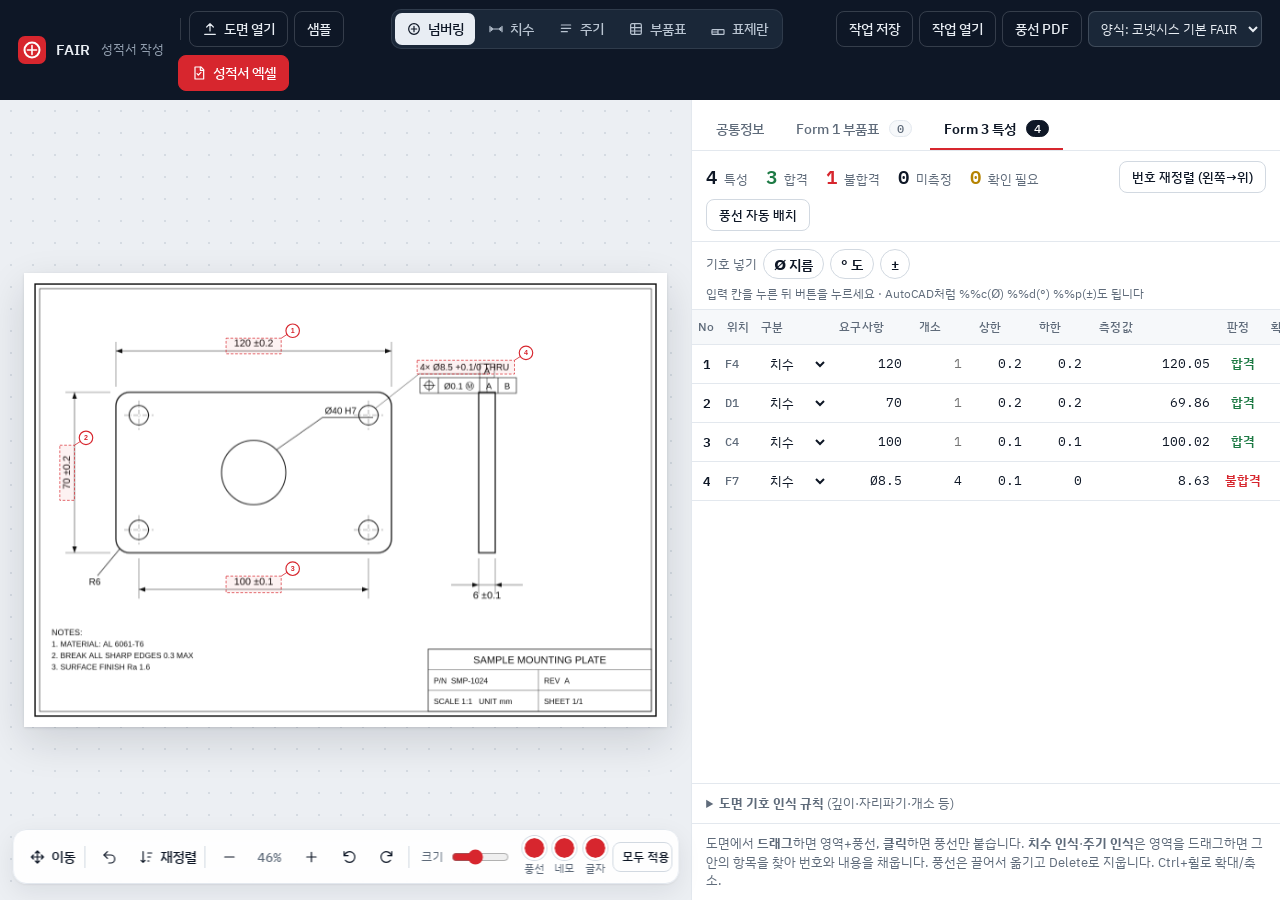
<file: FAIR/index.html>
<!DOCTYPE html>
<html lang="ko">
<head>
<meta charset="utf-8">
<meta name="viewport" content="width=device-width, initial-scale=1">
<title>FAIR 성적서 작성</title>
<link rel="preconnect" href="https://fonts.googleapis.com">
<link href="https://fonts.googleapis.com/css2?family=IBM+Plex+Sans+KR:wght@400;500;600&family=IBM+Plex+Mono:wght@500;600&display=swap" rel="stylesheet">
<style>
/* VOICE: 정밀 측정기처럼 차분하고 단단한 검사 도구 — 도면이 주인공
   IDEA: 검사 성적서가 끼워진 제도판 — 짙은 잉크색 상단 레일, 연회색 제도판 위의 흰 도면, 옆에 붙은 성적서 카드
   PICTURE: 도면 뷰어(풍선·네모·지시선) 자체, 아래에 떠 있는 둥근 도구 막대
   COLOUR and TYPE: 잉크 #0E1726 · 검사 빨강 #D7262E · 청사진 #2F6FA8 · 종이 흰색 / IBM Plex Sans KR + 숫자 IBM Plex Mono
   LAYOUT: 상단 레일(파일 · 모드 · 내보내기), 좌측 제도판 + 떠 있는 도구 막대, 우측 성적서 패널(탭) */
:root{color-scheme:light dark;
--bg:light-dark(#ffffff,#10161e);--ink:light-dark(#0e1726,#e8edf3);--mut:light-dark(#5f6b7a,#93a0b0);--faint:light-dark(#8a95a3,#6f7c8c);
--line:light-dark(#e3e8ee,#253040);--line2:light-dark(#d2d9e1,#2f3b4d);--desk:light-dark(#eceff3,#0a0f15);--dot:light-dark(#d5dbe2,#1a2330);
--panel:light-dark(#f6f8fa,#151c26);--card:light-dark(#ffffff,#18212c);--rail:#0e1726;--rail2:#1a2738;
--red:#d7262e;--red2:#b81d24;--blue:light-dark(#2f6fa8,#7db4e6);--blueBg:light-dark(#eaf2fa,#18283a);--ok:light-dark(#1d7a44,#5cc483);
--sel:light-dark(#fff3f3,#3a1d22);--warn:light-dark(#fff6d6,#372e14);--shadow:0 1px 2px rgba(14,23,38,.06),0 8px 24px rgba(14,23,38,.08);
--r:10px;--mono:"IBM Plex Mono",ui-monospace,monospace}
:root[data-theme=light]{color-scheme:light}:root[data-theme=dark]{color-scheme:dark}
*{box-sizing:border-box;min-width:0}
html,body{height:100%}
body{margin:0;background:var(--bg);color:var(--ink);font:14.5px/1.5 "IBM Plex Sans KR",system-ui,sans-serif;display:flex;flex-direction:column;overflow-x:clip;-webkit-font-smoothing:antialiased}
button,.btn{font:inherit;font-size:13.5px;font-weight:500;min-height:36px;padding:0 12px;border:1px solid var(--line2);background:var(--card);color:var(--ink);border-radius:8px;cursor:pointer;display:inline-flex;align-items:center;gap:6px;white-space:nowrap;transition:background .15s,border-color .15s,color .15s}
button:hover,.btn:hover{border-color:var(--faint)}
button:focus-visible,input:focus-visible,select:focus-visible,.btn:focus-within{outline:2px solid var(--blue);outline-offset:1px}
button svg,.btn svg{width:16px;height:16px;flex:none;stroke:currentColor;fill:none;stroke-width:1.8;stroke-linecap:round;stroke-linejoin:round}
.btn input{display:none}
button.pri{background:var(--red);border-color:var(--red);color:#fff}button.pri:hover{background:var(--red2);border-color:var(--red2)}
.sep{width:1px;height:22px;background:var(--line2);margin:0 2px;flex:none}
/* ---- 상단 레일 ---- */
header{display:flex;flex-wrap:wrap;gap:10px 14px;align-items:center;padding:9px max(1.4vw,12px);background:var(--rail);color:#e8edf3}
h1{font-size:15px;font-weight:600;margin:0;display:flex;align-items:center;gap:10px;white-space:nowrap;letter-spacing:.01em}
h1 svg{flex:none}h1 small{font-weight:400;color:#93a0b0;font-size:13px}
header .tools{display:flex;flex-wrap:wrap;gap:6px;align-items:center;flex:1}
header button,header .btn{background:transparent;border-color:rgba(232,237,243,.18);color:#e8edf3}
header button:hover,header .btn:hover{background:rgba(232,237,243,.08);border-color:rgba(232,237,243,.35)}
header button.pri{background:var(--red);border-color:var(--red)}header button.pri:hover{background:var(--red2)}
header .sep{background:rgba(232,237,243,.16)}
.modes{display:inline-flex;gap:2px;padding:3px;border-radius:10px;background:var(--rail2);border:1px solid rgba(232,237,243,.1)}
.modes button{border:0;min-height:32px;border-radius:7px;padding:0 11px;color:#b9c4d1;background:transparent}
.modes button:hover{background:rgba(232,237,243,.07);color:#fff}
.modes button.on{background:#e8edf3;color:var(--rail)}
.modes button.ai.on{background:var(--blue);color:#fff}
.grow{flex:1}
.who{font-size:12.5px;color:#93a0b0;white-space:nowrap}
.tplsel{width:auto;max-width:210px;font-size:13px;min-height:36px;background:var(--rail2);color:#e8edf3;border-color:rgba(232,237,243,.18)}.tplsel:focus{box-shadow:none;border-color:#7db4e6}
/* ---- 제도판 ---- */
main{flex:1;display:grid;grid-template-columns:minmax(0,1fr) minmax(400px,46%);min-height:0}
.vwrap{display:flex;flex-direction:column;min-height:0;min-width:0;position:relative}
#viewer{background:var(--desk) radial-gradient(var(--dot) 1px,transparent 1.2px) 0 0/22px 22px;overflow:auto;position:relative;min-height:360px;flex:1;display:flex}
#pages{padding:24px 24px 96px;display:flex;flex-direction:column;align-items:center;gap:26px;width:max-content;flex:none;margin:auto;transform-origin:0 0}
.pw{position:relative;box-shadow:0 1px 3px rgba(14,23,38,.12),0 14px 40px rgba(14,23,38,.14);background:#fff;border-radius:2px}
.pg{position:absolute;left:0;top:0;transform-origin:0 0;background:#fff}
.pg canvas{display:block}
.pg svg{position:absolute;inset:0;width:100%;height:100%;touch-action:none}
.pw .pno{position:absolute;left:0;top:-21px;font:500 11.5px var(--mono);color:var(--mut)}
#viewer.mark .pg svg{cursor:crosshair}
.bal{cursor:grab}
.empty{position:absolute;inset:0;display:grid;place-items:center;text-align:center;padding:24px;color:var(--mut)}
.empty b{display:block;color:var(--ink);font-size:18px;margin-bottom:6px}
/* 떠 있는 도구 막대 */
.vbar{position:absolute;left:50%;bottom:16px;transform:translateX(-50%);display:flex;align-items:center;gap:4px;padding:6px;border-radius:14px;background:light-dark(rgba(255,255,255,.92),rgba(24,33,44,.92));backdrop-filter:blur(10px);-webkit-backdrop-filter:blur(10px);box-shadow:var(--shadow);border:1px solid var(--line);max-width:calc(100% - 24px);overflow-x:auto;z-index:3}
.vbar button{border-color:transparent;background:transparent;min-height:34px;padding:0 9px}
.vbar button:hover{background:var(--panel);border-color:transparent}
.vbar button.on{background:var(--ink);color:var(--bg)}
.vbar .zl{font:500 12.5px var(--mono);width:48px;text-align:center;color:var(--mut)}
label.mini{font-size:12px;color:var(--mut);display:inline-flex;align-items:center;gap:6px;padding:0 6px;white-space:nowrap}
input[type=range]{width:74px;accent-color:var(--red)}
.sw{display:inline-flex;flex-direction:column;align-items:center;gap:1px;font-size:10.5px;color:var(--mut);padding:0 3px;cursor:pointer}
.sw input{appearance:none;-webkit-appearance:none;width:24px;height:24px;border-radius:50%;border:2px solid var(--card);box-shadow:0 0 0 1px var(--line2);padding:0;cursor:pointer;background:none}
.sw input::-webkit-color-swatch-wrapper{padding:0}.sw input::-webkit-color-swatch{border:0;border-radius:50%}.sw input::-moz-color-swatch{border:0;border-radius:50%}
.vbar .apply{font-size:12px;min-height:30px;padding:0 9px;border:1px solid var(--line2)}
/* ---- 성적서 패널 ---- */
aside{border-left:1px solid var(--line);display:flex;flex-direction:column;min-height:0;background:var(--panel)}
.tabs{display:flex;gap:4px;padding:8px 10px 0;border-bottom:1px solid var(--line);background:var(--bg);overflow-x:auto}
.tabs button{border:0;border-radius:8px 8px 0 0;background:none;min-height:42px;padding:0 14px;color:var(--mut);border-bottom:2px solid transparent;font-size:14px}
.tabs button:hover{color:var(--ink);background:var(--panel)}
.tabs button.on{color:var(--ink);border-bottom-color:var(--red);font-weight:600}
.tabs i{font:500 11.5px var(--mono);font-style:normal;background:var(--panel);border:1px solid var(--line);color:var(--mut);border-radius:20px;padding:0 7px;margin-left:4px}
.tabs button.on i{background:var(--ink);color:var(--bg);border-color:var(--ink)}
.pane{display:none;flex:1;min-height:0;flex-direction:column}
.pane.on{display:flex}
.form{overflow:auto;padding:14px;display:grid;grid-template-columns:repeat(2,minmax(0,1fr));gap:12px 12px;align-content:start}
.form label{font-size:12px;color:var(--mut);display:flex;flex-direction:column;gap:4px;font-weight:500}
.form label.w{grid-column:1/-1}
.form .grp{grid-column:1/-1;font-size:12px;font-weight:600;color:var(--ink);margin-top:10px;padding-top:12px;border-top:1px solid var(--line);letter-spacing:.02em}
.found{grid-column:1/-1;font-size:12.5px;color:var(--mut);background:var(--card);border:1px solid var(--line);border-left:3px solid var(--blue);border-radius:8px;padding:9px 11px}
input,select{font:inherit;font-size:16px;color:var(--ink);background:var(--card);border:1px solid var(--line2);border-radius:7px;padding:5px 8px;width:100%;transition:border-color .15s,box-shadow .15s}
input:focus,select:focus{border-color:var(--blue);box-shadow:0 0 0 3px var(--blueBg);outline:0}
.form input,.form select{font-size:14px;min-height:38px}
.fill{background:light-dark(#fff8d6,#3a3418)!important}
.sum{display:flex;gap:6px 18px;align-items:center;padding:10px 14px;border-bottom:1px solid var(--line);flex-wrap:wrap;background:var(--bg)}
.sum>div b{font:600 19px var(--mono);font-variant-numeric:tabular-nums;margin-right:3px}
.sum span{font-size:12.5px;color:var(--mut)}
.sum .ng b{color:var(--red)}.sum .ok b{color:var(--ok)}.sum .wa b{color:#b58300}
.sum .sp{flex:1}.sum button{min-height:32px;font-size:12.5px}
.tbl{overflow:auto;flex:1;background:var(--bg)}
table{border-collapse:separate;border-spacing:0;width:100%;font-size:13px}
th{position:sticky;top:0;background:var(--panel);text-align:left;font-weight:500;font-size:11.5px;color:var(--mut);padding:8px 6px;border-bottom:1px solid var(--line);white-space:nowrap;z-index:1;letter-spacing:.02em}
td{padding:3px 4px;border-bottom:1px solid var(--line);vertical-align:middle}
tbody tr:hover td{background:light-dark(#fafbfc,#141c26)}
td input,td select{font-size:13px;padding:4px 6px;min-height:32px;border-color:transparent;background:transparent;border-radius:6px}
td input:hover,td select:hover{border-color:var(--line2);background:var(--card)}
td input:focus,td select:focus{background:var(--card)}
td.n{width:50px}td.n input{text-align:center;font:600 13px var(--mono)}
td.num input{text-align:right;font-family:var(--mono);font-variant-numeric:tabular-nums}
td.mu{color:var(--mut);white-space:nowrap;font:500 12px var(--mono)}
tr.sel td{background:var(--sel)!important}
tr.warn td{background:var(--warn)}tr.warn.sel td{background:light-dark(#ffe9a8,#4a3a16)!important}
input.warn{background:var(--warn)!important;border-color:#d9a400!important}
.cf{min-height:28px;padding:0 10px;background:#f2b705;border-color:#f2b705;color:#1b1400;font-weight:600;font-size:12px;border-radius:20px}
.okk{color:var(--ok);font-weight:700}
input.miss,select.miss{border-color:var(--red)!important;box-shadow:0 0 0 3px light-dark(#fde5e6,#3a1a1c)}
.found.err{background:light-dark(#fdf0f0,#3a1a1c);color:light-dark(#8a1717,#ffb3b3);border-left-color:var(--red)}
.req::after{content:" *";color:var(--red)}
.gt-digits,.gt-iso{display:none}.form[data-gt=digits] .gt-digits,.form[data-gt=iso] .gt-iso{display:flex}
.jd{font-weight:600;white-space:nowrap;text-align:center;font-size:12.5px}
.jd.OK{color:var(--ok)}.jd.NG{color:var(--red)}
.del{min-height:30px;padding:0 8px;border:0;color:var(--faint);background:none}.del:hover{color:var(--red);background:none}
.hint{font-size:12.5px;color:var(--mut);padding:10px 14px;border-top:1px solid var(--line);background:var(--bg)}
.symbar{display:flex;align-items:center;gap:6px;flex-wrap:wrap;padding:7px 14px;border-bottom:1px solid var(--line);font-size:12.5px;color:var(--mut);background:var(--bg)}
.symbar button{min-height:30px;padding:0 10px;font-size:14px;font-weight:600;border-radius:20px}
.symbar .mu{font-size:11.5px}
#why{font-size:12.5px;color:#8a6400;padding:0 14px;background:var(--bg)}#why:not(:empty){padding:6px 14px}
.toast{position:fixed;left:50%;bottom:84px;transform:translateX(-50%) translateY(14px);background:var(--rail);color:#e8edf3;padding:10px 16px;border-radius:10px;font-size:13.5px;opacity:0;transition:.25s;pointer-events:none;z-index:9;max-width:92vw;box-shadow:var(--shadow)}
.toast.show{opacity:1;transform:translateX(-50%)}
.gate{position:fixed;inset:0;z-index:20;background:var(--bg);display:none;place-items:center;text-align:center;padding:24px}
.gate.on{display:grid}.gate h2{font-size:22px;margin:14px 0 6px}.gate p{color:var(--mut);max-width:42ch;margin:0 auto}
.gate svg{width:120px;height:40px}.gate path{fill:none;stroke:var(--red);stroke-width:2.5;stroke-linecap:round;stroke-linejoin:round}
@media(prefers-reduced-motion:reduce){.toast,button,input{transition:none}}
@media(max-width:1100px){.modes button .lb{display:none}.hide-m{display:none}}
@media(max-width:900px){main{grid-template-columns:minmax(0,1fr);grid-template-rows:62vh auto}aside{border-left:0;border-top:1px solid var(--line);min-height:80vh}}
@media(max-width:600px){.form{grid-template-columns:minmax(0,1fr)}.hide-s{display:none}h1 small{display:none}}
.dt{display:flex;gap:4px}.dt input{flex:1;min-width:0}.today{border:1px solid var(--line,#ccd);background:transparent;border-radius:6px;padding:0 8px;font:inherit;font-size:12px;cursor:pointer;color:inherit}
em.opt{font-style:normal;font-size:10.5px;opacity:.6;margin-left:4px}
</style>
</head>
<body>
<header>
  <h1><svg width="28" height="28" viewBox="0 0 28 28" aria-hidden="true"><rect width="28" height="28" rx="7" fill="#d7262e"/><circle cx="14" cy="14" r="7.5" fill="none" stroke="#fff" stroke-width="2"/><path d="M14 9.5v9M9.5 14h9" stroke="#fff" stroke-width="1.6" stroke-linecap="round"/></svg>FAIR <small>성적서 작성</small></h1>
  <div class="tools">
    <span class="sep hide-s"></span>
    <label class="btn" title="PDF, PNG, JPG"><svg viewBox="0 0 24 24" aria-hidden="true"><path d="M12 15V4M7 9l5-5 5 5M4 20h16"/></svg><span>도면 열기</span><input type="file" id="fDoc" accept=".pdf,.png,.jpg,.jpeg"></label>
    <button id="bSample" class="hide-m">샘플</button>
    <span class="grow"></span>
    <div class="modes" role="group" aria-label="작업 모드">
      <button id="m_mark" class="on" title="드래그: 영역+풍선, 클릭: 풍선만"><svg viewBox="0 0 24 24" aria-hidden="true"><circle cx="12" cy="12" r="8"/><path d="M12 8v8M8 12h8"/></svg><span class="lb">넘버링</span></button>
      <button id="m_dim" class="ai" title="영역 안의 치수를 찾아 넘버링"><svg viewBox="0 0 24 24" aria-hidden="true"><path d="M3 12h18M3 8v8M21 8v8M7 12l-2-2M7 12l-2 2M17 12l2-2M17 12l2 2"/></svg><span class="lb">치수</span></button>
      <button id="m_note" class="ai" title="주기란을 드래그하면 항목별로 넘버링"><svg viewBox="0 0 24 24" aria-hidden="true"><path d="M5 6h14M5 11h14M5 16h9"/></svg><span class="lb">주기</span></button>
      <button id="m_parts" class="ai" title="부품표를 드래그하면 Form 1에 입력"><svg viewBox="0 0 24 24" aria-hidden="true"><rect x="4" y="4" width="16" height="16" rx="2"/><path d="M4 10h16M4 15h16M10 4v16"/></svg><span class="lb">부품표</span></button>
      <button id="m_title" class="ai" title="표제란을 드래그하면 공통정보 입력"><svg viewBox="0 0 24 24" aria-hidden="true"><rect x="3" y="13" width="18" height="7" rx="1"/><path d="M12 13v7M3 16.5h9"/></svg><span class="lb">표제란</span></button>
    </div>
    <span class="grow"></span>
    <span class="who" id="who"></span>
    <button id="eJson" class="hide-m" title="마크업·부품표·공통정보만 저장(원본 도면은 그대로)">작업 저장</button>
    <label class="btn hide-m" title="저장해 둔 작업(.json) 열기">작업 열기<input type="file" id="fJson" accept=".json"></label>
    <button id="ePdf">풍선 PDF</button>
    <select id="tplSel" class="tplsel" title="내보낼 성적서 양식 (고객사별)" aria-label="성적서 양식"></select>
    <button id="eFair" class="pri"><svg viewBox="0 0 24 24" aria-hidden="true"><path d="M6 3h9l4 4v14H6z"/><path d="M14 3v5h5M9 13l2 2 4-4"/></svg>성적서 엑셀</button>
  </div>
</header>
<main>
  <section class="vwrap">
  <div id="viewer" class="mark"><div id="pages"></div>
    <div class="empty" id="empty"><div><b>PDF 또는 이미지 도면을 여세요</b>도면은 이 브라우저 안에서만 열리고 어디에도 업로드되지 않습니다.</div></div>
  </div>
  <div class="vbar" role="toolbar" aria-label="도면 도구">
    <button id="m_move" title="풍선 이동·선택만"><svg viewBox="0 0 24 24" aria-hidden="true"><path d="M12 3v18M3 12h18M12 3l-3 3M12 3l3 3M12 21l-3-3M12 21l3-3M3 12l3-3M3 12l3 3M21 12l-3-3M21 12l-3 3"/></svg>이동</button>
    <span class="sep"></span>
    <button id="bUndo" title="되돌리기 (Ctrl+Z)" aria-label="되돌리기"><svg viewBox="0 0 24 24" aria-hidden="true"><path d="M9 14L4 9l5-5"/><path d="M4 9h10a6 6 0 0 1 0 12h-3"/></svg></button>
    <button id="bRenum" title="번호 재정렬: 1순위 왼쪽, 2순위 위"><svg viewBox="0 0 24 24" aria-hidden="true"><path d="M7 4v16M4 17l3 3 3-3M14 6h6M14 12h4M14 18h2"/></svg><span class="hide-s">재정렬</span></button>
    <span class="sep"></span>
    <button id="zOut" aria-label="축소"><svg viewBox="0 0 24 24" aria-hidden="true"><path d="M5 12h14"/></svg></button><span class="zl" id="zLbl" title="Ctrl+휠로 확대/축소">100%</span><button id="zIn" aria-label="확대"><svg viewBox="0 0 24 24" aria-hidden="true"><path d="M5 12h14M12 5v14"/></svg></button>
    <button id="rL" title="왼쪽으로 90°" aria-label="왼쪽으로 회전"><svg viewBox="0 0 24 24" aria-hidden="true"><path d="M4 4v6h6"/><path d="M4.5 10A8 8 0 1 1 6 17"/></svg></button><button id="rR" title="오른쪽으로 90°" aria-label="오른쪽으로 회전"><svg viewBox="0 0 24 24" aria-hidden="true"><path d="M20 4v6h-6"/><path d="M19.5 10A8 8 0 1 0 18 17"/></svg></button>
    <span class="sep"></span>
    <label class="mini">크기<input type="range" id="rSize" min="0.4" max="2.4" step="0.1" value="1"></label>
    <label class="sw" title="풍선 테두리·번호 색"><input type="color" id="cCol" value="#d7262e">풍선</label>
    <label class="sw" title="네모(영역) 색"><input type="color" id="cRect" value="#d7262e">네모</label>
    <label class="sw" title="풍선 안 번호 글자 색"><input type="color" id="cText" value="#d7262e">글자</label>
    <button class="apply" id="cAll" title="지금 색을 모든 풍선에 적용">모두 적용</button>
  </div>
  </section>
  <aside>
    <div class="tabs" role="tablist">
      <button data-tab="info" class="on">공통정보</button>
      <button data-tab="parts">Form 1 부품표 <i id="cParts">0</i></button>
      <button data-tab="chars">Form 3 특성 <i id="cChars">0</i></button>
    </div>
    <div class="pane on" id="p_info">
      <div class="form" id="metaForm">
        <div class="found" id="found">PDF를 열면 표제란에서 품번·도명·도번을 자동으로 읽습니다. 안 되면 <b>표제란 인식</b>으로 표제란을 드래그하세요.</div>
        <label><span class="req">1. Part Number</span><input data-m="pn"></label>
        <label><span class="req">2. Part Name</span><input data-m="name"></label>
        <label>3. Serial Number<input data-m="serial" placeholder="-"></label>
        <label><span class="req">4. FAIR Identifier</span><input data-m="fairId" placeholder="없으면 PO 번호"></label>
        <label><span class="req">5. Part Revision Level</span><input data-m="partRev" placeholder="N/C"></label>
        <label><span class="req">6. Drawing Number</span><input data-m="dwgNo"></label>
        <label><span class="req">7. Drawing Revision Level</span><input data-m="dwgRev" placeholder="N/C"></label>
        <label>8. Additional Changes<input data-m="addChg" placeholder="N/A"></label>
        <label><span class="req">9. Manufacturing Process Ref.</span><input data-m="mfgRef" placeholder="작업지시/LOT 번호"></label>
        <label><span class="req">10. Organization Name</span><input data-m="org"></label>
        <label>11. Supplier Code<input data-m="supCode"></label>
        <label>12. P.O. Number<input data-m="po"></label>
        <label>13. 구분<select data-m="assy"><option value="1">Assembly FAI</option><option value="0">Detail Part</option></select></label>
        <label>14. 범위<select data-m="partial"><option value="0">Full FAI</option><option value="1">Partial FAI</option></select></label>
        <div class="grp">공통공차 (공통주기) <span class="req"></span></div>
        <div class="found" id="gtFound" style="margin-top:-4px">개별 공차가 없는 치수에 적용됩니다. 표제란에서 자동으로 읽고, 없으면 직접 넣으세요.</div>
        <label class="w">적용 방식<select data-m="gtMode"><option value="">— 선택 —</option><option value="digits">소수 자리수별 (X.X ±0.1 …)</option><option value="iso">KS B ISO 2768 등급</option><option value="none">없음 — 모든 치수가 개별공차/참고치수</option></select></label>
        <label class="gt-digits">정수 (X)<input data-m="gt0" placeholder="예: 0.5" inputmode="decimal"></label>
        <label class="gt-digits">소수 1자리 (X.X)<input data-m="gt1" placeholder="예: 0.1" inputmode="decimal"></label>
        <label class="gt-digits">소수 2자리 (X.XX)<input data-m="gt2" placeholder="예: 0.05" inputmode="decimal"></label>
        <label class="gt-digits">소수 3자리 (X.XXX)<input data-m="gt3" placeholder="예: 0.01" inputmode="decimal"></label>
        <label class="gt-digits">각도 (°)<input data-m="gtA" placeholder="예: 0.5" inputmode="decimal"></label>
        <label class="gt-iso">등급<select data-m="gtIso"><option value="">— 선택 —</option><option value="f">f 정밀급</option><option value="m">m 보통급</option><option value="c">c 거친급</option><option value="v">v 매우 거친급</option></select></label>
        <label class="w">공통공차 원문 (엑셀 Comments에 함께 기록)<input data-m="gtText" placeholder="예: 공통공차 X.X ±0.1, 각도 ±0.5°"></label>
        <div class="grp">서명</div>
        <label><span class="req">20. FAIR Verified By</span><input data-m="by"></label>
        <label><span class="req">21. Date</span><input data-m="date" type="date"></label>
        <label><span class="req">22. Reviewed/Approved By</span><input data-m="appr" placeholder="검토/승인자"></label>
        <label><span>23. Date</span><span class="dt"><input data-m="apprDate" type="date"><button type="button" class="today" data-today="apprDate">오늘</button></span></label>
        <label><span>24. Customer Approval <em class="opt">선택</em></span><input data-m="cust" placeholder="고객 승인자 (나중에 받으면 비움)"></label>
        <label><span>25. Date <em class="opt">선택</em></span><span class="dt"><input data-m="custDate" type="date"><button type="button" class="today" data-today="custDate">오늘</button></span></label>
        <label class="w">26. Comments<input data-m="comment"></label>
        <div class="grp">위치(Reference Location) 계산용 도면 테두리</div>
        <label>구역 가로 칸 수<input data-m="zc" inputmode="numeric" placeholder="8"></label>
        <label>구역 세로 칸 수<input data-m="zr" inputmode="numeric" placeholder="6"></label>
      </div>
    </div>
    <div class="pane" id="p_parts">
      <div class="sum"><div><b id="sP">0</b> <span>품목</span></div><div class="wa"><b id="sPW">0</b> <span>확인 필요</span></div><span class="sp"></span><button id="addPart">행 추가</button><button id="sortPart">품번순 정렬</button></div>
      <div class="tbl"><table>
        <thead><tr><th>품번</th><th>품명</th><th>수량</th><th>부품번호</th><th>도면번호/규격</th><th>Part Type</th><th>FAIR ID</th><th>확인</th><th></th></tr></thead>
        <tbody id="tp"></tbody></table></div>
      <div class="hint"><b>부품표 인식</b>을 누르고 도면의 부품목록 표 전체(제목행 포함)를 드래그하세요. 부품번호는 Form 1의 15번, 품명은 16번 칸으로 들어갑니다. 15행이 넘으면 FORM 1을 이어 붙입니다.</div>
    </div>
    <div class="pane" id="p_chars">
      <div class="sum"><div><b id="sCnt">0</b> <span>특성</span></div><div class="ok"><b id="sOk">0</b> <span>합격</span></div><div class="ng"><b id="sNg">0</b> <span>불합격</span></div><div><b id="sNa">0</b> <span>미측정</span></div><div class="wa"><b id="sW">0</b> <span>확인 필요</span></div><span class="sp" style="flex:1"></span><button id="bRenum2" title="1순위 왼쪽, 2순위 위에서부터 번호 다시 매기기">번호 재정렬 (왼쪽→위)</button><button id="bLayout" title="모든 풍선을 겹치지 않게 다시 배치">풍선 자동 배치</button></div><div class="symbar">기호 넣기 <button data-sym="Ø" title="지름">Ø 지름</button><button data-sym="°" title="각도(도)">° 도</button><button data-sym="±" title="대칭공차">±</button><span class="mu">입력 칸을 누른 뒤 버튼을 누르세요 · AutoCAD처럼 %%c(Ø) %%d(°) %%p(±)도 됩니다</span></div><div id="why"></div>
      <div class="tbl"><table>
        <thead><tr><th>No</th><th>위치</th><th>구분</th><th>요구사항</th><th title="같은 형상의 개수 — 엑셀에 개소만큼 줄이 생깁니다">개소</th><th title="상한 편차">상한</th><th title="하한 편차">하한</th><th>측정값</th><th>판정</th><th>확인</th><th>계측기</th><th>비고</th><th></th></tr></thead>
        <tbody id="tb"></tbody></table></div>
      <details class="hint" id="gloss"><summary style="cursor:pointer"><b>도면 기호 인식 규칙</b> (깊이·자리파기·개소 등)</summary><div class="tbl" style="max-height:260px;margin-top:6px"><table id="glossT"></table></div></details>
      <div class="hint">도면에서 <b>드래그</b>하면 영역+풍선, <b>클릭</b>하면 풍선만 붙습니다. <b>치수 인식</b>·<b>주기 인식</b>은 영역을 드래그하면 그 안의 항목을 찾아 번호와 내용을 채웁니다. 풍선은 끌어서 옮기고 Delete로 지웁니다. Ctrl+휠로 확대/축소.</div>
    </div>
  </aside>
</main>
<div class="toast" id="toast"></div>
<div class="gate" id="gate" role="dialog" aria-live="polite"><div>
  <svg viewBox="0 0 120 40" aria-hidden="true"><path d="M2 22h30l6-14 8 28 7-20 5 6h60"/></svg>
  <h2 id="gateT">rhy:se에서 사용자를 확인하는 중…</h2>
  <p id="gateP">잠시만 기다려 주세요.</p>
</div></div>

<script src="lib/pdf.min.js"></script>
<script src="lib/pdf-lib.min.js"></script>
<script src="dim.js"></script>
<script src="fair.js"></script>
<script>
{
const $=id=>document.getElementById(id);
const NS='http://www.w3.org/2000/svg';
const U=p=>new URL(p,location.href).href;
if(window.pdfjsLib)pdfjsLib.GlobalWorkerOptions.workerSrc=U('lib/pdf.worker.min.js');

// ---------- state ----------
let doc=null,marks=[],parts=[],meta={org:'코넷시스㈜',assy:'1',partial:'0',date:new Date().toISOString().slice(0,10)};
let zoom=1,rot=0,sel=null,mode='mark',baseR=10,undo=[];
const CATS=['치수','주기','GD&T','기타'],TYPES=['a detail part','sub-assembly','software','standard catalogue item','COTS'];

const toast=(t,ms=2400)=>{const e=$('toast');e.textContent=t;e.classList.add('show');clearTimeout(e._t);e._t=setTimeout(()=>e.classList.remove('show'),ms)};
const snap=()=>JSON.stringify({marks,parts});
const push=s=>{undo.push(s??snap());if(undo.length>80)undo.shift()};
const key=()=>doc?'fair-app:'+doc.name:null;
function autosave(){if(!doc)return;try{localStorage.setItem(key(),JSON.stringify({marks,parts,meta,size:$('rSize').value,rot}))}catch(e){}}
const esc=s=>String(s??'').replace(/[&<>"]/g,c=>({'&':'&amp;','<':'&lt;','>':'&gt;','"':'&quot;'}[c]));

const num=v=>{if(v===''||v==null)return NaN;const s=String(v).replace(',','.').replace(/[^\d.\-+]/g,'');return s===''?NaN:parseFloat(s)};
const gt=()=>({mode:meta.gtMode||'',d0:meta.gt0,d1:meta.gt1,d2:meta.gt2,d3:meta.gt3,ang:meta.gtA,iso:meta.gtIso});
// 개소 수: 비고/요구사항의 "6x", "6×", "6개소", "6 PL", "6-Ø"
const count=m=>{const q=parseInt(m.qty);if(q>=1)return Math.min(q,500);const t=(m.note||'')+' '+(m.nom||'');const x=t.match(/(\d+)\s*(?:[x×X](?![\d.])|개소|EA\b|PL\b|PLACES|-(?=\s*[ØRM]))/);const n=x?parseInt(x[1]):1;return n>1&&n<=200?n:1};
const vals=m=>String(m.meas??'').split(/[,，;]/).map(v=>v.trim()).filter(Boolean);
const judge=m=>{const v=vals(m);if(v.length<=1)return DIMX.judge(m,gt());const r=v.map(x=>DIMX.judge(m,gt(),x));return r.includes('NG')?'NG':r.every(x=>x==='OK')?'OK':''};
const eff=m=>DIMX.effTol(m,gt());
function reasons(m){if(m.ok)return [];const r=[];if(m.chk)r.push(m.chk);if(m.cat==='치수'&&eff(m).miss)r.push('이 자리수의 공통공차 값이 없음');return r}
function zone(m){
  const pg=doc?.pages[m.page];if(!pg)return '';
  const zc=parseInt(meta.zc)||8,zr=parseInt(meta.zr)||6,L=.032,R=.992,T=.016,B=.984;
  const c=Math.min(zc,Math.max(1,1+Math.floor((m.x/pg.w-L)/((R-L)/zc)))),r=Math.min(zr,Math.max(1,1+Math.floor((m.y/pg.h-T)/((B-T)/zr))));
  return 'ABCDEFGHJK'[zr-r]+c;
}

// ---------- loading ----------
async function openPdf(bytes,name){
  const pdf=await pdfjsLib.getDocument({data:bytes.slice(0)}).promise,pages=[];
  for(let i=1;i<=pdf.numPages;i++){const p=await pdf.getPage(i);const vp=p.getViewport({scale:1});pages.push({w:vp.width,h:vp.height,vp,p})}
  setDoc({kind:'pdf',name,bytes,pdf,pages});
}
function openImg(url,name,bytes,type){
  return new Promise((res,rej)=>{const im=new Image();im.onload=()=>{setDoc({kind:'img',name,bytes,type,pages:[{w:im.naturalWidth,h:im.naturalHeight,img:im}]});res()};im.onerror=rej;im.src=url});
}
function setDoc(d){
  doc=d;baseR=Math.max(d.pages[0].w,d.pages[0].h)*0.0105;
  marks=[];parts=[];undo=[];sel=null;rot=0;let restored=false;
  meta={tpl:meta.tpl||'',org:meta.org||'코넷시스㈜',by:meta.by||'',appr:meta.appr||lsGet('fair-appr'),date:meta.date||new Date().toISOString().slice(0,10),supCode:meta.supCode||'',assy:'1',partial:'0',zc:meta.zc||'',zr:meta.zr||''};
  $('found').textContent='표제란을 읽는 중…';
  try{const s=JSON.parse(localStorage.getItem(key())||'null');if(s&&(s.marks?.length||s.parts?.length)){marks=s.marks||[];parts=s.parts||[];meta={...meta,...s.meta};$('rSize').value=s.size||1;rot=s.rot||0;restored=true;toast('이전 작업을 불러왔습니다')}}catch(e){}
  const V=$('viewer'),vw=V.clientWidth-48,vh=V.clientHeight-48,p0=d.pages[0],pw=rot%180?p0.h:p0.w,ph=rot%180?p0.w:p0.h;zoom=Math.min(2,Math.max(.1,Math.min(vw/pw,vh/ph)));
  for(const k in inkC)delete inkC[k];
  $('empty').style.display='none';if(d.kind==='pdf'&&!restored)autoTitle();render();table();ptable();fillMeta();
  setTimeout(async()=>{if(doc!==d)return;for(let i=0;i<d.pages.length;i++){await pdfTokens(i)}await getInk(0)},1200);
}
$('fDoc').onchange=async e=>{
  const f=e.target.files[0];if(!f)return;e.target.value='';
  const buf=new Uint8Array(await f.arrayBuffer());
  try{
    if(/pdf$/i.test(f.type)||/\.pdf$/i.test(f.name)){toast('도면 여는 중…',8000);await openPdf(buf,f.name)}
    else await openImg(URL.createObjectURL(f),f.name,buf,f.type);
  }catch(err){console.error(err);toast('도면을 열 수 없습니다')}
};

// ---------- rendering ----------
let tasks=[],rendered=1;
async function render(){
  tasks.forEach(t=>{try{t.cancel()}catch(e){}});tasks=[];
  const host=$('pages');host.innerHTML='';host.style.transform='';rendered=zoom;
  if(!doc)return;
  $('zLbl').textContent=Math.round(zoom*100)+'%';
  const dpr=Math.min(2,window.devicePixelRatio||1);
  for(let i=0;i<doc.pages.length;i++){
    const pg=doc.pages[i],W=pg.w*zoom,H=pg.h*zoom,DW=rot%180?H:W,DH=rot%180?W:H;
    const wrap=document.createElement('div');wrap.className='pw';wrap.style.width=DW+'px';wrap.style.height=DH+'px';
    const box=document.createElement('div');box.className='pg';box.style.width=W+'px';box.style.height=H+'px';
    box.style.transform=rot===90?`translate(${DW}px,0) rotate(90deg)`:rot===180?`translate(${DW}px,${DH}px) rotate(180deg)`:rot===270?`translate(0,${DH}px) rotate(270deg)`:'none';
    const c=document.createElement('canvas');const s=Math.min(dpr,8000/Math.max(W,H));c.width=Math.round(W*s);c.height=Math.round(H*s);c.style.width=W+'px';c.style.height=H+'px';
    const svg=document.createElementNS(NS,'svg');svg.setAttribute('viewBox',`0 0 ${pg.w} ${pg.h}`);svg.dataset.page=i;
    box.append(c,svg);wrap.append(box);
    if(doc.pages.length>1){const l=document.createElement('div');l.className='pno';l.textContent=(i+1)+' / '+doc.pages.length;wrap.append(l)}
    host.append(wrap);pg.wrap=wrap;pg.svg=svg;bindSvg(svg);
    const ctx=c.getContext('2d');
    if(doc.kind==='img')ctx.drawImage(pg.img,0,0,c.width,c.height);
    else{const t=pg.p.render({canvasContext:ctx,viewport:pg.p.getViewport({scale:zoom*s})});tasks.push(t);t.promise.catch(()=>{})}
  }
  {const vh=$('viewer').clientHeight,f=doc.pages[0],l=doc.pages[doc.pages.length-1],h0=(rot%180?f.w:f.h)*zoom,h1=(rot%180?l.w:l.h)*zoom;
   host.style.paddingTop=Math.max(24,(vh-h0)/2)+'px';host.style.paddingBottom=Math.max(24,(vh-h1)/2)+'px'}
  draw();
}
function R(){return baseR*parseFloat($('rSize').value)}
function edgePt(m,r){
  const [x,y,w,h]=m.rect;const tx=Math.max(x,Math.min(m.x,x+w)),ty=Math.max(y,Math.min(m.y,y+h));
  const dx=tx-m.x,dy=ty-m.y,d=Math.hypot(dx,dy);if(d<=r)return null;return [m.x+dx/d*r,m.y+dy/d*r,tx,ty];
}
function draw(){
  if(!doc)return;const r=R();
  doc.pages.forEach((pg,i)=>{const svg=pg.svg;if(!svg)return;
    svg.innerHTML=marks.filter(m=>m.page===i).map(m=>{
      const s=m.id===sel,c=m.color,rc=m.rcol||c,tc=m.tcol||c,sw=r*(s?.26:.17);let o='';
      if(m.rect){const [x,y,w,h]=m.rect;o+=`<rect x="${x}" y="${y}" width="${w}" height="${h}" fill="${rc}" fill-opacity="${s?.12:.06}" stroke="${rc}" stroke-width="${r*.1}" stroke-dasharray="${r*.4} ${r*.25}"/>`;
        const e=edgePt(m,r);if(e)o+=`<line x1="${e[0]}" y1="${e[1]}" x2="${e[2]}" y2="${e[3]}" stroke="${c}" stroke-width="${r*.12}"/>`;}
      const t=String(m.n),fs=r*(t.length>2?.85:1.05);
      o+=`<g class="bal" data-id="${m.id}">${s?`<circle cx="${m.x}" cy="${m.y}" r="${r*1.45}" fill="${c}" fill-opacity=".18"/>`:''}<circle cx="${m.x}" cy="${m.y}" r="${r}" fill="#fff" stroke="${c}" stroke-width="${sw}"/><text x="${m.x}" y="${m.y}" dy=".36em"${rot?` transform="rotate(${-rot} ${m.x} ${m.y})"`:''} text-anchor="middle" font-family="Arial,sans-serif" font-weight="700" font-size="${fs}" fill="${tc}">${t}</text></g>`;
      return o;}).join('');});
  stats();
}
function stats(){
  let ok=0,ng=0,na=0;marks.forEach(m=>{const j=judge(m);j==='OK'?ok++:j==='NG'?ng++:na++});
  $('sCnt').textContent=$('cChars').textContent=marks.length;$('sW').textContent=marks.filter(m=>reasons(m).length).length;$('sOk').textContent=ok;$('sNg').textContent=ng;$('sNa').textContent=na;
}

// ---------- coordinates ----------
function toPage(i,u,v){const {w,h}=doc.pages[i];return rot===90?[v,h-u]:rot===180?[w-u,h-v]:rot===270?[w-v,u]:[u,v]}
function toScr(i,x,y){const {w,h}=doc.pages[i];return rot===90?[h-y,x]:rot===180?[w-x,h-y]:rot===270?[y,w-x]:[x,y]}
function pt(svg,e){const i=+svg.dataset.page,b=doc.pages[i].wrap.getBoundingClientRect();return toPage(i,(e.clientX-b.left)/zoom,(e.clientY-b.top)/zoom)}
function nextN(){return marks.reduce((a,m)=>Math.max(a,+m.n||0),0)+1}

// ---------- interaction ----------
function bindSvg(svg){
  let act=null;
  svg.addEventListener('pointerdown',e=>{
    if(e.button!==0)return;
    const page=+svg.dataset.page,[x,y]=pt(svg,e),g=e.target.closest('.bal');
    svg.setPointerCapture(e.pointerId);
    if(g){const m=marks.find(k=>k.id===g.dataset.id);select(m.id,true);act={t:'move',m,dx:m.x-x,dy:m.y-y,before:snap(),moved:false};return}
    if(mode==='move'){select(null);return}
    const ai=mode!=='mark',ghost=document.createElementNS(NS,'rect');
    ghost.setAttribute('fill',ai?'#2a5d84':'none');ghost.setAttribute('fill-opacity','.08');ghost.setAttribute('stroke',ai?'#2f6fa8':$('cRect').value);ghost.setAttribute('stroke-width',R()*.1);ghost.setAttribute('stroke-dasharray',`${R()*.4} ${R()*.25}`);svg.append(ghost);
    act={t:'rect',page,x0:x,y0:y,x1:x,y1:y,ghost,sx:e.clientX,sy:e.clientY};
  });
  svg.addEventListener('pointermove',e=>{
    if(!act)return;const [x,y]=pt(svg,e);
    if(act.t==='move'){act.m.x=x+act.dx;act.m.y=y+act.dy;act.moved=true;draw();return}
    act.x1=x;act.y1=y;const g=act.ghost;
    g.setAttribute('x',Math.min(act.x0,x));g.setAttribute('y',Math.min(act.y0,y));g.setAttribute('width',Math.abs(x-act.x0));g.setAttribute('height',Math.abs(y-act.y0));
  });
  const end=e=>{
    if(!act)return;const a=act;act=null;
    if(a.t==='move'){if(a.moved){push(a.before);autosave()}return}
    a.ghost.remove();
    const big=Math.hypot(e.clientX-a.sx,e.clientY-a.sy)>8;
    const box=[Math.min(a.x0,a.x1),Math.min(a.y0,a.y1),Math.abs(a.x1-a.x0),Math.abs(a.y1-a.y0)];
    if(mode!=='mark'){if(!big)return toast('영역을 드래그해 주세요');run(mode,a.page,box);return}
    push();const m=newMark(a.page,big?box:null);if(!big){m.x=a.x0;m.y=a.y0}
    if(big&&!inkC[a.page])getInk(a.page).then(()=>{place(m,a.page,box,'ur');draw();autosave()});
    marks.push(m);sel=m.id;draw();table();autosave();showTab('chars');
    setTimeout(()=>{const i=document.querySelector(`tr[data-id="${m.id}"] input[data-k=nom]`);i&&i.focus()},30);
  };
  svg.addEventListener('pointerup',end);svg.addEventListener('pointercancel',end);
}
function newMark(page,rect,side){
  const pg=doc.pages[page],r=R(),m={id:Math.random().toString(36).slice(2,9),n:nextN(),page,color:$('cCol').value,rcol:$('cRect').value,tcol:$('cText').value,cat:'치수',nom:'',up:'',lo:'',meas:'',tool:'',note:'',rect};
  if(rect){m.pref=side==='left'?'left':'ur';place(m,page,rect,m.pref)}
  return m;
}
// ---------- 풍선 자리 찾기: 다른 풍선·도면 글자·선과 겹치지 않는 가까운 곳 ----------
const inkC={};
async function getInk(i){
  if(inkC[i])return inkC[i];if(!doc)return null;const pg=doc.pages[i],s=Math.min(2,1800/Math.max(pg.w,pg.h)),W=Math.round(pg.w*s),H=Math.round(pg.h*s);
  const c=document.createElement('canvas');c.width=W;c.height=H;const g=c.getContext('2d',{willReadFrequently:true});g.fillStyle='#fff';g.fillRect(0,0,W,H);
  if(doc.kind==='img')g.drawImage(pg.img,0,0,W,H);else await pg.p.render({canvasContext:g,viewport:pg.p.getViewport({scale:s})}).promise;
  const d=g.getImageData(0,0,W,H).data,W1=W+1,I=new Uint32Array(W1*(H+1));
  for(let y=0;y<H;y++){let row=0;for(let x=0;x<W;x++){const k=(y*W+x)*4;row+=(d[k]*.3+d[k+1]*.59+d[k+2]*.11)<170?1:0;I[(y+1)*W1+x+1]=I[y*W1+x+1]+row}}
  return inkC[i]={s,W,H,I};
}
function inkAt(ink,x,y,r){const s=ink.s,x0=Math.max(0,Math.floor((x-r)*s)),y0=Math.max(0,Math.floor((y-r)*s)),x1=Math.min(ink.W,Math.ceil((x+r)*s)),y1=Math.min(ink.H,Math.ceil((y+r)*s));
  if(x1<=x0||y1<=y0)return 1;const W1=ink.W+1,I=ink.I;return (I[y1*W1+x1]-I[y0*W1+x1]-I[y1*W1+x0]+I[y0*W1+x0])/((x1-x0)*(y1-y0))}
const hitCR=(px,py,r,[x,y,w,h])=>{const dx=px-Math.max(x,Math.min(px,x+w)),dy=py-Math.max(y,Math.min(py,y+h));return dx*dx+dy*dy<r*r};
function segHit(ax,ay,bx,by,cx,cy,r){const vx=bx-ax,vy=by-ay,L=vx*vx+vy*vy||1,t=Math.max(0,Math.min(1,((cx-ax)*vx+(cy-ay)*vy)/L));return Math.hypot(ax+vx*t-cx,ay+vy*t-cy)<r}
function segX(a,b,c,d,e,f,g,h){const o=(p,q,r,s,t,u)=>Math.sign((r-p)*(u-q)-(s-q)*(t-p));return o(a,b,c,d,e,f)!==o(a,b,c,d,g,h)&&o(e,f,g,h,a,b)!==o(e,f,g,h,c,d)}
function scrVec(a){const sx=Math.cos(a),sy=Math.sin(a);return rot===90?[sy,-sx]:rot===180?[-sx,-sy]:rot===270?[-sy,sx]:[sx,sy]}
function place(m,page,rect,pref){
  const pg=doc.pages[page],r=R(),ink=inkC[page],toks=pg.text||[],others=marks.filter(o=>o.page===page&&o!==m);
  const [x,y,w,h]=rect,cx=x+w/2,cy=y+h/2,pa={ur:-Math.PI/4,left:Math.PI,r:0}[pref||'ur'];
  const near=toks.filter(t=>t.bb[2]>x-r*9&&t.bb[0]<x+w+r*9&&t.bb[3]>y-r*9&&t.bb[1]<y+h+r*9).map(t=>[t.bb[0],t.bb[1],t.bb[2]-t.bb[0],t.bb[3]-t.bb[1]]);
  let best=null;
  for(const d of [1.5,2.1,2.8,3.7,4.8,6.2,8])for(let k=0;k<24;k++){
    const a=k/24*2*Math.PI,[vx,vy]=scrVec(a),px=cx+vx*(w/2+d*r),py=cy+vy*(h/2+d*r);
    if(px<r*1.4||py<r*1.4||px>pg.w-r*1.4||py>pg.h-r*1.4)continue;
    let sc=d*1.3+(1-Math.cos(a-pa))*1.4;
    for(const o of others){const dd=Math.hypot(o.x-px,o.y-py);if(dd<r*2.6)sc+=60+(r*2.6-dd)/r*60;if(o.rect&&hitCR(px,py,r*1.1,o.rect))sc+=10;if(segHit(px,py,cx,cy,o.x,o.y,r*1.1))sc+=8}
    if(hitCR(px,py,r*1.2,rect))sc+=40;
    {const qx=Math.max(x,Math.min(px,x+w)),qy=Math.max(y,Math.min(py,y+h));for(const o of others){if(!o.rect)continue;const [ox,oy,ow,oh]=o.rect,ex=Math.max(ox,Math.min(o.x,ox+ow)),ey=Math.max(oy,Math.min(o.y,oy+oh));if(segX(px,py,qx,qy,o.x,o.y,ex,ey))sc+=30}}
    for(const b of near)if(hitCR(px,py,r*1.15,b))sc+=14;
    if(ink)sc+=inkAt(ink,px,py,r*1.2)*70;
    if(!best||sc<best.sc)best={sc,px,py};
  }
  if(best){m.x=best.px;m.y=best.py}else{m.x=x+w+r*1.7;m.y=y-r*1.1}
}
async function relayout(){
  if(!doc||!marks.length)return;toast('풍선 자리를 다시 잡는 중…',8000);push();
  const pgs=[...new Set(marks.map(m=>m.page))];for(const i of pgs){await getInk(i);await pdfTokens(i)}
  const order=[...marks].filter(m=>m.rect).sort((a,b)=>a.n-b.n);
  for(let pass=0;pass<2;pass++)order.forEach(m=>place(m,m.page,m.rect,m.pref||(m.cat==='주기'?'left':'ur')));
  draw();autosave();toast('풍선을 겹치지 않게 다시 배치했습니다');
}
function select(id,fromView){
  sel=id;draw();
  document.querySelectorAll('#tb tr').forEach(tr=>tr.classList.toggle('sel',tr.dataset.id===id));
  if(id&&fromView){showTab('chars');const tr=document.querySelector(`#tb tr[data-id="${id}"]`);tr&&tr.scrollIntoView({block:'nearest'})}
}
function scrollToMark(m){
  const wr=doc.pages[m.page].wrap;if(!wr)return;const b=wr.getBoundingClientRect(),v=$('viewer'),vb=v.getBoundingClientRect(),[u,w]=toScr(m.page,m.x,m.y);
  v.scrollBy({left:b.left+u*zoom-vb.left-vb.width/2,top:b.top+w*zoom-vb.top-vb.height/2,behavior:'smooth'});
}
function delMark(id){push();marks=marks.filter(m=>m.id!==id);marks.sort((a,b)=>a.n-b.n).forEach((m,i)=>m.n=i+1);sel=null;draw();table();autosave()}
document.addEventListener('keydown',e=>{
  const typing=/INPUT|SELECT|TEXTAREA/.test(document.activeElement.tagName);
  if((e.ctrlKey||e.metaKey)&&e.key.toLowerCase()==='z'&&!typing){e.preventDefault();doUndo()}
  if((e.key==='Delete'||e.key==='Backspace')&&sel&&!typing){e.preventDefault();delMark(sel)}
});
function doUndo(){if(!undo.length)return toast('되돌릴 작업이 없습니다');const s=JSON.parse(undo.pop());marks=s.marks;parts=s.parts;if(!marks.find(m=>m.id===sel))sel=null;draw();table();ptable();autosave()}
$('bUndo').onclick=doUndo;
$('bLayout').onclick=relayout;
// 위치순 번호: 장 → 왼쪽(열) → 위쪽. 같은 치수에서 나온 지름·깊이는 원래 순서 유지
function renumberByPos(){
  if(!marks.length)return;push();const r=R(),out=[];
  [...new Set(marks.map(m=>m.page))].sort((a,b)=>a-b).forEach(pg=>{
    // 풍선 위치 기준: 왼쪽부터 세로 띠(풍선 지름 약 1.5배 폭)를 만들고, 띠 안에서는 위→아래
    // (예전에는 띠를 이어 붙여 도면 전체가 한 띠가 되면서 사실상 위→아래로만 정렬되던 문제)
    const [ax,ay]=toScr(pg,0,0),[bx,by]=toScr(pg,r,0),rs=Math.hypot(bx-ax,by-ay)||r,W=rs*3;
    const L=marks.filter(m=>m.page===pg).map(m=>{const [sx,sy]=toScr(pg,m.x,m.y);return {m,sx,sy}}).sort((a,b)=>a.sx-b.sx);
    const cols=[];L.forEach(o=>{const c=cols[cols.length-1];if(c&&o.sx-c.x0<=W)c.items.push(o);else cols.push({x0:o.sx,items:[o]})});
    cols.forEach(c=>c.items.sort((a,b)=>Math.abs(a.sy-b.sy)>rs*.5?a.sy-b.sy:a.sx-b.sx).forEach(o=>out.push(o.m)));
  });
  out.forEach((m,i)=>m.n=i+1);draw();table();autosave();toast('왼쪽 → 위 순서로 번호를 다시 매겼습니다 (되돌리기 가능)');
}
$('bRenum').onclick=renumberByPos;$('bRenum2').onclick=renumberByPos;
const MODES={mark:'',dim:'치수가 있는 영역을 드래그하세요',note:'주기란 전체를 드래그하세요',parts:'부품목록 표 전체(제목행 포함)를 드래그하세요',title:'표제란을 드래그하세요',move:''};
function setMode(m){mode=m;Object.keys(MODES).forEach(k=>$('m_'+k).classList.toggle('on',k===m));$('viewer').classList.toggle('mark',m!=='move');if(MODES[m])toast(MODES[m],2800)}
Object.keys(MODES).forEach(k=>$('m_'+k).onclick=()=>setMode(k));

// zoom: buttons + Ctrl/⌘+wheel (미리 CSS로 확대하고 멈추면 다시 그림)
let zt=null;
function zoomTo(z,cx,cy){
  if(!doc)return;const v=$('viewer'),vb=v.getBoundingClientRect();z=Math.min(5,Math.max(.1,z));
  cx=cx??vb.width/2;cy=cy??vb.height/2;const f=z/zoom;
  const host=$('pages');
  zoom=z;$('zLbl').textContent=Math.round(zoom*100)+'%';
  const sl=(v.scrollLeft+cx)*f-cx,st=(v.scrollTop+cy)*f-cy;
  host.style.transform=`scale(${zoom/rendered})`;host.style.transformOrigin='0 0';
  v.scrollLeft=sl;v.scrollTop=st;
  clearTimeout(zt);zt=setTimeout(()=>{const a=v.scrollLeft,b=v.scrollTop;render();v.scrollLeft=a;v.scrollTop=b},220);
}
$('viewer').addEventListener('wheel',e=>{
  if(!(e.ctrlKey||e.metaKey)||!doc)return;e.preventDefault();
  const vb=$('viewer').getBoundingClientRect();zoomTo(zoom*Math.exp(-e.deltaY*(e.deltaMode?0.05:0.0018)),e.clientX-vb.left,e.clientY-vb.top);
},{passive:false});
$('zIn').onclick=()=>zoomTo(zoom*1.25);$('zOut').onclick=()=>zoomTo(zoom/1.25);
const turn=d=>{if(!doc)return;rot=(rot+d+360)%360;render();autosave();toast('회전 '+rot+'°')};
$('rL').onclick=()=>turn(-90);$('rR').onclick=()=>turn(90);
$('rSize').oninput=()=>{draw();autosave()};
// 색: 풍선(테두리) · 네모(영역) · 글자(번호). 새 풍선의 기본색이 되고, 선택한 풍선이 있으면 그 풍선에 바로 적용
const COLK={cCol:'color',cRect:'rcol',cText:'tcol'};
try{const cs=JSON.parse(localStorage.getItem('fair-style')||'null');if(cs)Object.keys(COLK).forEach(id=>{if(cs[id])$(id).value=cs[id]})}catch(e){}
const saveStyle=()=>{try{localStorage.setItem('fair-style',JSON.stringify(Object.fromEntries(Object.keys(COLK).map(id=>[id,$(id).value]))))}catch(e){}};
Object.keys(COLK).forEach(id=>{let snapd=false;
  $(id).addEventListener('input',()=>{saveStyle();if(!sel)return;const m=marks.find(k=>k.id===sel);if(!m)return;if(!snapd){push();snapd=true}m[COLK[id]]=$(id).value;draw()});
  $(id).addEventListener('change',()=>{snapd=false;if(sel)autosave()})});
$('cAll').onclick=()=>{if(!marks.length)return toast('풍선이 아직 없습니다');push();marks.forEach(m=>{m.color=$('cCol').value;m.rcol=$('cRect').value;m.tcol=$('cText').value});draw();autosave();toast('모든 풍선에 지금 색을 적용했습니다 (되돌리기 가능)')};

// ---------- tabs & meta ----------
function showTab(t){document.querySelectorAll('.tabs button').forEach(b=>b.classList.toggle('on',b.dataset.tab===t));document.querySelectorAll('.pane').forEach(p=>p.classList.toggle('on',p.id==='p_'+t))}
document.querySelectorAll('.tabs button').forEach(b=>b.onclick=()=>showTab(b.dataset.tab));
function lsGet(k){try{return localStorage.getItem(k)||''}catch(e){return ''}}
function lsSet(k,v){try{localStorage.setItem(k,v)}catch(e){}}
$('metaForm').addEventListener('click',e=>{const b=e.target.closest('[data-today]');if(!b)return;const k=b.dataset.today,i=document.querySelector(`[data-m="${k}"]`);meta[k]=i.value=new Date().toISOString().slice(0,10);autosave()});
function fillMeta(hl){if($('tplSel'))paintTpl();$('metaForm').dataset.gt=meta.gtMode||'';document.querySelectorAll('[data-m]').forEach(i=>{i.value=meta[i.dataset.m]??'';if(hl&&hl.includes(i.dataset.m)){i.classList.add('fill');setTimeout(()=>i.classList.remove('fill'),6000)}})}
$('metaForm').addEventListener('input',e=>{const k=e.target.dataset.m;if(!k)return;meta[k]=e.target.value;if(k==='appr')lsSet('fair-appr',e.target.value);e.target.classList.remove('miss');if(k==='gtMode')$('metaForm').dataset.gt=meta.gtMode;if(/^(zc|zr|gt)/.test(k))table();autosave()});

// ---------- characteristic table (Form 3) ----------
const QTY_RE=/(^|\s)(\d+)\s*(?:[x×X]|개소|EA|PL\.?|PLACES)(?=\s|$)/i;
const stripNote=()=>marks.forEach(m=>{
  if(m.cat==='주기')m.nom=String(m.nom||'').replace(/^주\s*기\s*\d+\s*[.)．]\s*/,'');
  // 비고에 적힌 개소(32x, 18개소 …)는 개소 열로 옮기기
  const x=String(m.note||'').match(QTY_RE);
  if(x){if(!m.qty||m.qty==='1')m.qty=String(parseInt(x[2]));m.note=String(m.note).replace(QTY_RE,' ').replace(/\s+/g,' ').trim()}
});
function table(){
  stripNote();const rows=[...marks].sort((a,b)=>(+a.n)-(+b.n));
  $('tb').innerHTML=rows.length?rows.map(m=>{const j=judge(m),nt=m.cat==='주기',e=eff(m),rs=reasons(m),ph=e.src==='공통공차'?[e.up,e.lo]:['',''];return `<tr data-id="${m.id}" class="${m.id===sel?'sel':''}${rs.length?' warn':''}" title="${esc(rs.join(' / '))}">
    <td class="n"><input data-k="n" value="${esc(m.n)}" inputmode="numeric" aria-label="번호"></td>
    <td class="mu">${zone(m)}</td>
    <td><select data-k="cat" aria-label="구분" style="min-width:70px">${CATS.map(c=>`<option${c===m.cat?' selected':''}>${c}</option>`).join('')}</select></td>
    <td class="${nt?'':'num'}"><input data-k="nom" value="${esc(m.nom)}" aria-label="요구사항" style="min-width:${nt?'220px':'72px'}"></td>
    <td class="num"><input data-k="qty" value="${esc(m.qty??'')}" inputmode="numeric" placeholder="1" aria-label="개소" style="min-width:44px;width:52px"></td>
    <td class="num"><input data-k="up" value="${esc(m.up)}" placeholder="${ph[0]}" title="${e.src==='공통공차'?'공통공차 적용':''}" aria-label="상한 편차" style="min-width:52px"></td>
    <td class="num"><input data-k="lo" value="${esc(m.lo)}" placeholder="${ph[1]}" aria-label="하한 편차" style="min-width:52px"></td>
    <td class="num"><input data-k="meas" value="${esc(m.meas)}" aria-label="측정값" style="min-width:${count(m)>1?'120px':'64px'}" placeholder="${nt?'확인':count(m)>1?count(m)+'개소: 값, 값, …':''}" title="${count(m)>1?count(m)+'개소 — 쉼표로 구분해 개소별 측정값을 넣으면 엑셀에 한 줄씩 들어갑니다':''}"></td>
    <td class="jd ${j}">${j==='OK'?'합격':j==='NG'?'불합격':'–'}</td>
    <td>${rs.length?`<button class="cf" title="${esc(rs.join(' / '))}">확인</button>`:m.ok?'<span class="okk" title="확인함">✓</span>':''}</td>
    <td><input data-k="tool" value="${esc(m.tool)}" aria-label="계측기" style="min-width:76px"></td>
    <td><input data-k="note" value="${esc(m.note)}" aria-label="비고" style="min-width:70px"></td>
    <td><button class="del" aria-label="삭제" title="삭제">✕</button></td></tr>`}).join('')
  :`<tr><td colspan="13" style="padding:28px 14px;color:var(--mut);text-align:center">아직 특성이 없습니다. 도면에서 치수 위를 드래그하거나 <b>주기 인식</b>으로 주기란을 드래그해 보세요.</td></tr>`;
  stats();
}
let pending=null;
let prevN=null,lastIn=null;
// 기호 넣기: 마지막으로 누른 입력 칸의 커서 자리에
function insertSym(el,sym){
  if(!el)return;const a=el.selectionStart??el.value.length,b=el.selectionEnd??a;
  el.value=el.value.slice(0,a)+sym+el.value.slice(b);el.focus();el.setSelectionRange(a+sym.length,a+sym.length);
  el.dispatchEvent(new Event('input',{bubbles:true}));
}
document.querySelector('.symbar').addEventListener('mousedown',e=>{const b=e.target.closest('[data-sym]');if(!b)return;e.preventDefault();
  let el=lastIn&&document.body.contains(lastIn)?lastIn:null;
  if(!el&&sel)el=document.querySelector(`#tb tr[data-id="${sel}"] [data-k=nom]`);
  if(!el)return toast('기호를 넣을 칸을 먼저 누르세요');
  insertSym(el,b.dataset.sym);clearTimeout(el._ct);el._ct=setTimeout(()=>el.dispatchEvent(new Event('change',{bubbles:true})),900)});
$('tb').addEventListener('focusout',e=>{if(e.target.matches('input[data-k]')&&e.target.dataset.k!=='n')lastIn=e.target});
$('tb').addEventListener('input',e=>{const el=e.target;if(!el.matches('input[data-k]'))return;
  if(/%%[cdp]/i.test(el.value)){const pos=el.selectionStart,before=el.value.length;el.value=el.value.replace(/%%c/gi,'Ø').replace(/%%d/gi,'°').replace(/%%p/gi,'±');const p2=Math.max(0,pos-(before-el.value.length));el.setSelectionRange(p2,p2)}},true);
$('tb').addEventListener('focusin',e=>{if(e.target.dataset.k)pending=snap();const tr=e.target.closest('tr');if(!tr?.dataset.id)return;const m=marks.find(x=>x.id===tr.dataset.id);if(e.target.dataset.k==='n')prevN=m.n;
  $('why').textContent=reasons(m).length?'확인 필요: '+reasons(m).join(' / '):'';if(tr.dataset.id!==sel)select(tr.dataset.id)});
$('tb').addEventListener('input',e=>{
  const k=e.target.dataset.k,tr=e.target.closest('tr');if(!k||!tr||k==='n')return;
  const m=marks.find(x=>x.id===tr.dataset.id);m[k]=e.target.value;if(['nom','up','lo'].includes(k)&&m.chk)m.ok=true;
  const j=judge(m),c=tr.querySelector('.jd');c.className='jd '+j;c.textContent=j==='OK'?'합격':j==='NG'?'불합격':'–';
  if(k==='n')draw();else stats();
});
$('tb').addEventListener('change',e=>{
  const k=e.target.dataset.k,tr=e.target.closest('tr');
  if(k==='n'&&tr){const m=marks.find(x=>x.id===tr.dataset.id),v=parseInt(e.target.value);
    if(!v||v<1){e.target.value=m.n;return}
    const o=marks.find(x=>x!==m&&+x.n===v);if(o){o.n=prevN;toast(`${v}번이 이미 있어서 ${prevN}번과 서로 바꿨습니다`)}m.n=v;draw()}
  if(k==='qty'&&tr){const m=marks.find(x=>x.id===tr.dataset.id),q=parseInt(e.target.value);m.qty=q>1?String(q):(q===1?'1':'')}
  if(pending){push(pending);pending=null}autosave();if(['n','cat','nom','up','lo','qty','note'].includes(k))table()});
$('tb').addEventListener('click',e=>{
  const tr=e.target.closest('tr');if(!tr?.dataset.id)return;
  if(e.target.closest('.del')){delMark(tr.dataset.id);return}
  const m=marks.find(x=>x.id===tr.dataset.id);
  if(e.target.closest('.cf')){push();m.ok=true;table();autosave();$('why').textContent='';return}
  select(m.id);if(e.target.tagName==='TD')scrollToMark(m);
});
const enterNext=e=>{if(e.key!=='Enter'||!(e.target.dataset.k||e.target.dataset.p))return;e.preventDefault();
  const a=e.target.dataset.k?'k':'p',tr=e.target.closest('tr').nextElementSibling,n=tr&&tr.querySelector(`[data-${a}="${e.target.dataset[a]}"]`);n?n.focus():e.target.blur()};
$('tb').addEventListener('keydown',enterNext);$('tp').addEventListener('keydown',enterNext);

// ---------- parts table (Form 1) ----------
function ptable(){
  const W=(p,k)=>p.chk&&p.chk[k]?' class="warn" title="OCR로 읽은 값 — 확인 필요"':'';
  $('tp').innerHTML=parts.length?parts.map((p,i)=>`<tr data-i="${i}">
    <td class="n"><input data-p="no" value="${esc(p.no)}"${W(p,"no")} aria-label="품번"></td>
    <td><input data-p="name" value="${esc(p.name)}"${W(p,"name")} aria-label="품명" style="min-width:120px"></td>
    <td class="num"><input data-p="qty" value="${esc(p.qty)}"${W(p,"qty")} aria-label="수량" style="min-width:52px"></td>
    <td><input data-p="pn" value="${esc(p.pn)}"${W(p,"pn")} aria-label="부품번호" style="min-width:120px"></td>
    <td><input data-p="dwg" value="${esc(p.dwg)}"${W(p,"dwg")} aria-label="도면번호" style="min-width:100px"></td>
    <td><select data-p="type" aria-label="Part Type" style="min-width:120px"><option value=""></option>${TYPES.map(t=>`<option${t===p.type?' selected':''}>${t}</option>`).join('')}</select></td>
    <td><input data-p="fairId" value="${esc(p.fairId)}" aria-label="FAIR ID" placeholder="N/A" style="min-width:70px"></td>
    <td>${p.chk&&Object.values(p.chk).some(Boolean)?'<button class="cf">확인</button>':''}</td>
    <td><button class="del" aria-label="삭제">✕</button></td></tr>`).join('')
  :`<tr><td colspan="9" style="padding:28px 14px;color:var(--mut);text-align:center">부품표가 비어 있습니다. <b>부품표 인식</b>을 누르고 도면의 부품목록을 드래그하세요.</td></tr>`;
  $('sP').textContent=$('cParts').textContent=parts.length;$('sPW').textContent=parts.filter(p=>p.chk&&Object.values(p.chk).some(Boolean)).length;
}
$('tp').addEventListener('focusin',e=>{if(e.target.dataset.p)pending=snap()});
$('tp').addEventListener('input',e=>{const k=e.target.dataset.p,tr=e.target.closest('tr');if(!k||!tr)return;const p=parts[+tr.dataset.i];p[k]=e.target.value;if(p.chk&&p.chk[k]){p.chk[k]=false;e.target.classList.remove('warn')}});
$('tp').addEventListener('change',e=>{if(pending){push(pending);pending=null}autosave();ptable()});
$('tp').addEventListener('click',e=>{const tr=e.target.closest('tr');if(!tr)return;if(e.target.closest('.del')){push();parts.splice(+tr.dataset.i,1);ptable();autosave()}else if(e.target.closest('.cf')){push();parts[+tr.dataset.i].chk={};ptable();autosave()}});
$('addPart').onclick=()=>{push();parts.push({no:String(parts.length+1),name:'',qty:'',pn:'',dwg:'',type:'',fairId:''});ptable();autosave();const l=$('tp').lastElementChild;l&&l.querySelector('[data-p=name]').focus()};
$('sortPart').onclick=()=>{push();parts.sort((a,b)=>(num(a.no)||1e9)-(num(b.no)||1e9));ptable();autosave()};

// ---------- text tokens (PDF 글자 / OCR) ----------
function tok(s,p0,u,len,h,conf=100){
  const up=[u[1],-u[0]],c=[[0,0],[len,0],[0,h],[len,h]].map(([a,b])=>[p0[0]+u[0]*a+up[0]*b,p0[1]+u[1]*a+up[1]*b]);
  const xs=c.map(q=>q[0]),ys=c.map(q=>q[1]),cx=p0[0]+u[0]*len/2+up[0]*h/2,cy=p0[1]+u[1]*len/2+up[1]*h/2;
  return {s,u,h,a0:p0[0]*u[0]+p0[1]*u[1],a1:p0[0]*u[0]+p0[1]*u[1]+len,perp:cx*up[0]+cy*up[1],cx,cy,bb:[Math.min(...xs),Math.min(...ys),Math.max(...xs),Math.max(...ys)],conf};
}
function phrases(toks,gapF=1.1){
  const out=[],by={};toks.forEach(t=>{const k=Math.round(Math.atan2(t.u[1],t.u[0])/(Math.PI/2));(by[k]=by[k]||[]).push(t)});
  for(const k in by){
    const L=by[k].sort((a,b)=>a.perp-b.perp||a.a0-b.a0),lines=[];
    L.forEach(t=>{const l=lines.find(l=>Math.abs(l.perp-t.perp)<Math.max(l.h,t.h)*.55);l?l.t.push(t):lines.push({perp:t.perp,h:t.h,t:[t]})});
    lines.forEach(l=>{l.t.sort((a,b)=>a.a0-b.a0);let cur=null;
      l.t.forEach(t=>{if(cur&&t.a0-cur.a1<Math.max(cur.h,t.h)*gapF){cur.s+=(t.a0-cur.a1>cur.h*.15?' ':'')+t.s;cur.a1=Math.max(cur.a1,t.a1);cur.h=Math.max(cur.h,t.h);cur.conf=Math.min(cur.conf,t.conf);cur.bb=[Math.min(cur.bb[0],t.bb[0]),Math.min(cur.bb[1],t.bb[1]),Math.max(cur.bb[2],t.bb[2]),Math.max(cur.bb[3],t.bb[3])];cur.cx=(cur.bb[0]+cur.bb[2])/2;cur.cy=(cur.bb[1]+cur.bb[3])/2}
        else{cur&&out.push(cur);cur={...t,bb:[...t.bb]}}});cur&&out.push(cur)});
  }
  return out;
}
async function pdfTokens(i){
  const pg=doc.pages[i];if(doc.kind!=='pdf')return [];
  if(!pg.text){const tc=await pg.p.getTextContent();
    pg.text=tc.items.filter(it=>it.str&&it.str.trim()).map(it=>{const t=pdfjsLib.Util.transform(pg.vp.transform,it.transform),d=Math.hypot(t[0],t[1])||1,h=Math.hypot(t[2],t[3])||1;
      return tok(it.str.trim(),[t[4],t[5]],[t[0]/d,t[1]/d],it.width||h*it.str.length*.5,h)})}
  return pg.text;
}
const inside=(t,[x,y,w,h])=>t.cx>=x&&t.cx<=x+w&&t.cy>=y&&t.cy<=y+h;
const loadScript=src=>new Promise((res,rej)=>{const s=document.createElement('script');s.src=src;s.onload=res;s.onerror=rej;document.head.append(s)});
async function b64(url){const t=(await (await fetch(U(url))).text()).trim(),bin=atob(t),a=new Uint8Array(bin.length);for(let i=0;i<bin.length;i++)a[i]=bin.charCodeAt(i);return a}
let ocrP=null;
function getOcr(){
  if(!ocrP)ocrP=(async()=>{
    if(!window.Tesseract)await loadScript(U('ocr/tesseract.min.js'));
    const [kor,eng]=await Promise.all([b64('ocr/kor.traineddata.b64.txt'),b64('ocr/eng.traineddata.b64.txt')]);
    return await Tesseract.createWorker([{code:'kor',data:kor},{code:'eng',data:eng}],1,{workerPath:U('ocr/worker.min.js'),corePath:U('ocr/tesseract-core-simd-lstm.wasm.js'),workerBlobURL:false,cacheMethod:'none'});
  })().catch(e=>{ocrP=null;throw e});
  return ocrP;
}
async function ocr(canvas,psm){const w=await getOcr();await w.setParameters({tessedit_pageseg_mode:String(psm)});return (await w.recognize(canvas,{},{blocks:true,text:true})).data}
async function cropCanvas(i,[rx,ry,rw,rh],target=2600,maxK){
  const pg=doc.pages[i],k=Math.min(maxK||(doc.kind==='img'?3:6),Math.max(1,target/Math.max(rw,rh))),c=document.createElement('canvas');
  c.width=Math.max(8,Math.round(rw*k));c.height=Math.max(8,Math.round(rh*k));const g=c.getContext('2d',{willReadFrequently:true});g.fillStyle='#fff';g.fillRect(0,0,c.width,c.height);
  if(doc.kind==='img')g.drawImage(pg.img,rx,ry,rw,rh,0,0,c.width,c.height);
  else await pg.p.render({canvasContext:g,viewport:pg.p.getViewport({scale:k}),transform:[1,0,0,1,-rx*k,-ry*k]}).promise;
  return {c,k};
}
function words(data){const w=[];(data.blocks||[]).forEach(b=>b.paragraphs.forEach(p=>p.lines.forEach(l=>l.words.forEach(x=>w.push(x)))));return w}
function olines(data){const w=[];(data.blocks||[]).forEach(b=>b.paragraphs.forEach(p=>p.lines.forEach(l=>w.push(l))));return w}
async function ocrTokens(i,rect,both=true){
  const {c,k}=await cropCanvas(i,rect),[rx,ry]=rect,out=[];
  words(await ocr(c,11)).forEach(x=>{const b=x.bbox;out.push(tok(x.text,[rx+b.x0/k,ry+b.y1/k],[1,0],(b.x1-b.x0)/k,(b.y1-b.y0)/k,x.confidence))});
  if(both){const rc=document.createElement('canvas');rc.width=c.height;rc.height=c.width;const g=rc.getContext('2d');g.translate(rc.width,0);g.rotate(Math.PI/2);g.drawImage(c,0,0);const ch=c.height;
    words(await ocr(rc,11)).forEach(x=>{const b=x.bbox;out.push(tok(x.text,[rx+b.y1/k,ry+(ch-b.x0)/k],[0,-1],(b.x1-b.x0)/k,(b.y1-b.y0)/k,x.confidence))})}
  return out.filter(t=>t.conf>=45);
}
let busy=false;
async function run(kind,page,rect){
  if(busy)return toast('이전 인식이 끝날 때까지 기다려 주세요');busy=true;
  try{if(kind==='dim'||kind==='note'){await getInk(page);await pdfTokens(page)}await ({dim:autoDim,note:autoNote,parts:autoParts,title:autoTitleRect})[kind](page,rect)}
  catch(e){console.error(e);toast(/OCR|Tesseract|worker|fetch/i.test(String(e))?'OCR 엔진을 불러오지 못했습니다':'인식 중 오류가 났습니다')}
  finally{busy=false}
}
const slow=()=>toast('글자 인식 중… (처음엔 엔진을 불러오느라 10초쯤 걸립니다)',90000);

// ---------- 치수 인식 ----------
async function autoDim(page,rect){
  let toks=(await pdfTokens(page)).filter(t=>inside(t,rect)),how='PDF 글자';
  if(!toks.some(t=>/\d/.test(t.s))){slow();toks=(await ocrTokens(page,rect)).filter(t=>inside(t,rect));how='OCR'}
  toks=DIMX.stackTol(toks);
  let found=phrases(toks).map(p=>({p,d:DIMX.parseDim(p.s,how==='OCR'?'ocr':'pdf')})).filter(x=>x.d);
  found.forEach(f=>{if(how==='OCR'&&f.p.conf<70&&!f.d.chk)f.d.chk='OCR 신뢰도 낮음('+Math.round(f.p.conf)+'%)'});
  found=found.filter((a,ia)=>!found.some((b,ib)=>ib!==ia&&b.p.cx>=a.p.bb[0]&&b.p.cx<=a.p.bb[2]&&b.p.cy>=a.p.bb[1]&&b.p.cy<=a.p.bb[3]&&(b.p.conf>a.p.conf||(b.p.conf===a.p.conf&&ib<ia))));
  found=found.filter(({p})=>!marks.some(m=>m.page===page&&m.rect&&p.cx>=m.rect[0]&&p.cx<=m.rect[0]+m.rect[2]&&p.cy>=m.rect[1]&&p.cy<=m.rect[1]+m.rect[3]));
  if(!found.length)return toast('영역 안에서 치수를 찾지 못했습니다 ('+how+')');
  const r=R(),sc=found.map(f=>({f,s:toScr(page,f.p.cx,f.p.cy)}));
  sc.sort((a,b)=>Math.abs(a.s[1]-b.s[1])>r*2?a.s[1]-b.s[1]:a.s[0]-b.s[0]);
  push();let n=nextN();
  let cnt=0;
  sc.forEach(({f})=>{const pad=f.p.h*.25,[x0,y0,x1,y1]=f.p.bb,box=[x0-pad,y0-pad,x1-x0+pad*2,y1-y0+pad*2],{extra,...d}=f.d;
    const toQty=mm=>{const c=count(mm);if(c>1){mm.qty=String(c);mm.note=String(mm.note||'').replace(/(^|\s)\d+\s*[x×X](?=\s|$)/,' ').replace(/\s+/g,' ').trim()}};
    const m=newMark(page,box);m.n=n++;Object.assign(m,d);toQty(m);marks.push(m);cnt++;
    (extra||[]).forEach(x=>{const e=newMark(page,box);e.n=n++;const {feature,...xd}=x;Object.assign(e,xd);toQty(e);marks.push(e);cnt++})});
  sel=null;draw();table();autosave();showTab('chars');
  const w=marks.filter(m=>reasons(m).length).length;toast(`${cnt}개 특성을 넘버링했습니다 (${how})${w?` — 노란 행 ${w}개는 확인이 필요합니다`:''}`,5000);
}

// ---------- 주기 인식 ----------
async function autoNote(page,rect){
  let lines=[];const pt=(await pdfTokens(page)).filter(t=>inside(t,rect)&&Math.abs(t.u[1])<.3);
  if(pt.length&&pt.map(t=>t.s).join('').length>12&&/[가-힣A-Za-z]{4}/.test(pt.map(t=>t.s).join(''))){
    phrases(pt,6).forEach(p=>lines.push({s:p.s,bb:p.bb}));lines.sort((a,b)=>a.bb[1]-b.bb[1]);
  }else{
    slow();const {c,k}=await cropCanvas(page,rect,2400,5),[rx,ry]=rect;
    olines(await ocr(c,6)).forEach(l=>{const t=l.text.replace(/\s+/g,' ').trim(),b=l.bbox;if(t&&l.confidence>30)lines.push({s:t,bb:[rx+b.x0/k,ry+b.y0/k,rx+b.x1/k,ry+b.y1/k],conf:l.confidence})});
  }
  const items=[];let cur=null;
  lines.forEach(l=>{const s=l.s.replace(/^[|\[\]]+\s*/,'');
    if(/^주\s*기\s*:?$|^NOTES?:?$/i.test(s))return;
    const m=s.match(/^(\d{1,2})\s*[.)．]\s*(.+)$/);
    if(m){cur={no:m[1],s:m[2],bb:[...l.bb],conf:l.conf??100};items.push(cur)}
    else if(cur){cur.s+=' '+s;cur.conf=Math.min(cur.conf,l.conf??100);cur.bb=[Math.min(cur.bb[0],l.bb[0]),Math.min(cur.bb[1],l.bb[1]),Math.max(cur.bb[2],l.bb[2]),Math.max(cur.bb[3],l.bb[3])]}
  });
  if(!items.length)return toast('번호(1. 2. …)가 붙은 주기 항목을 찾지 못했습니다');
  push();let n=nextN();
  items.forEach(it=>{const h=(it.bb[3]-it.bb[1]),pad=Math.min(h,R())*.3;const m=newMark(page,[it.bb[0]-pad,it.bb[1]-pad,it.bb[2]-it.bb[0]+pad*2,h+pad*2],'left');
    m.n=n++;m.cat='주기';m.nom=it.s.replace(/\s+/g,' ').trim();if(it.conf<80)m.chk='OCR로 읽은 주기 — 문구 확인('+Math.round(it.conf)+'%)';marks.push(m)});
  sel=null;draw();table();autosave();showTab('chars');
  const refAll=items.some(it=>/모든\s*치수.*참고/.test(it.s));
  toast(`주기 ${items.length}개 항목을 넘버링했습니다${refAll?' — "모든 치수는 참고치" 주기가 있습니다. 공통공차를 확인하세요':''}`,5500);
  if(refAll&&!meta.gtMode){$('gtFound').innerHTML='주기에 <b>"모든 치수는 참고치"</b>가 있습니다. 해당되면 적용 방식을 <b>없음</b>으로 고르세요.'}
}

// ---------- 부품표 인식 (표 칸선을 찾아 셀 단위로 읽기) ----------
function lines1d(prof,len,thr){const out=[];let s=-1;for(let i=0;i<=prof.length;i++){const on=i<prof.length&&prof[i]>len*thr;if(on&&s<0)s=i;if(!on&&s>=0){out.push([s,i-1]);s=-1}}return out}
async function autoParts(page,rect){
  toast('부품표 칸을 찾는 중…',60000);
  const {c,k}=await cropCanvas(page,rect,5200,7),W=c.width,H=c.height,d=c.getContext('2d').getImageData(0,0,W,H).data,[rx,ry]=rect;
  const dk=new Uint8Array(W*H);for(let i=0;i<W*H;i++)dk[i]=(d[i*4]*.3+d[i*4+1]*.59+d[i*4+2]*.11)<150?1:0;
  const rowP=new Uint32Array(H);for(let y=0;y<H;y++){let s=0;for(let x=0;x<W;x++)s+=dk[y*W+x];rowP[y]=s}
  const hl=lines1d(rowP,W,.5);if(hl.length<3)return toast('표의 가로 칸선을 찾지 못했습니다. 표 바깥 테두리까지 포함해 드래그해 주세요');
  const y0=hl[0][1],y1=hl[hl.length-1][0],colP=new Uint32Array(W);for(let x=0;x<W;x++){let s=0;for(let y=y0;y<y1;y++)s+=dk[y*W+x];colP[x]=s}
  const vl=lines1d(colP,y1-y0,.45);if(vl.length<3)return toast('표의 세로 칸선을 찾지 못했습니다');
  const pdfT=(await pdfTokens(page)).filter(t=>inside(t,rect));
  const grid=[];let todo=0,done=0;
  for(let r=0;r<hl.length-1;r++){const a=hl[r][1]+1,b=hl[r+1][0]-1;if(b-a<6*k*.5||b-a<10)continue;const row=[];
    for(let q=0;q<vl.length-1;q++){const l=vl[q][1]+1,rr=vl[q+1][0]-1;if(rr-l<6)continue;
      const ins=Math.max(2,Math.round(k*.6)),cx0=l+ins,cx1=rr-ins,cy0=a+ins,cy1=b-ins;let ink=0;
      for(let y=cy0;y<cy1;y+=2)for(let x=cx0;x<cx1;x+=2)ink+=dk[y*W+x];
      const box=[rx+l/k,ry+a/k,(rr-l)/k,(b-a)/k];
      const inT=pdfT.filter(t=>inside(t,box)&&Math.abs(t.u[1])<.3);
      const cell={box,px:[cx0,cy0,cx1,cy1],s:'',ink:ink/(((cx1-cx0)/2)*((cy1-cy0)/2)||1)};
      if(inT.length)cell.s=phrases(inT,3).sort((p,q)=>p.bb[0]-q.bb[0]).map(p=>p.s).join(' ');
      else if(cell.ink>.004){cell.ocr=true;todo++}
      row.push(cell)}
    grid.push(row)}
  // 칸 수가 가장 흔한 행 기준
  const cnt={};grid.forEach(r=>cnt[r.length]=(cnt[r.length]||0)+1);const nc=+Object.keys(cnt).sort((a,b)=>cnt[b]-cnt[a])[0];
  const body=grid.filter(r=>r.length===nc);
  if(todo){slow();const w=await getOcr();await w.setParameters({tessedit_pageseg_mode:'7'});
    for(const row of grid)for(const cell of row)if(cell.ocr){
      const [x0,y0c,x1,y1c]=cell.px,bx=[rx+x0/k,ry+y0c/k,(x1-x0)/k,(y1c-y0c)/k],kk=Math.min(16,80/bx[3]);
      const {c:hc}=await cropCanvas(page,bx,kk*Math.max(bx[2],bx[3]),16),cc=document.createElement('canvas'),pad=16;cc.width=hc.width+pad*2;cc.height=hc.height+pad*2;const g=cc.getContext('2d');g.fillStyle='#fff';g.fillRect(0,0,cc.width,cc.height);g.drawImage(hc,pad,pad);
      const lo=document.createElement('canvas');lo.width=x1-x0+20;lo.height=y1c-y0c+20;const g2=lo.getContext('2d');g2.fillStyle='#fff';g2.fillRect(0,0,lo.width,lo.height);g2.drawImage(c,x0,y0c,x1-x0,y1c-y0c,10,10,x1-x0,y1c-y0c);
      const a1=(await w.recognize(cc)).data,a2=(await w.recognize(lo)).data,best=a1.confidence>=a2.confidence?a1:a2;
      cell.conf=best.confidence;cell.s=best.text.replace(/\s+/g,' ').replace(/^[|\[\]_]+|[|\[\]_]+$/g,'').trim();
      done++;if(done%4===0)toast(`부품표 읽는 중… ${done}/${todo}`,60000)}}
  // 칸 의미 정하기: 머리행 글자 + 칸 내용(번호/한글/코드)으로 교차 확인
  const fix=s=>s.replace(/[Oo]/g,'0').replace(/[Il|]/g,'1');
  const NAMES={no:/^(품번|NO|ITEM)/i,name:/^(품명|명칭|NAME)/i,qty:/^(수량|QTY)/i,pn:/^(부품번호|규격|PARTNO)/i,dwg:/^(도면번호|도번|DWG|대체|비고)/i};
  const st=[...Array(nc)].map((_,j)=>{const v=body.map(r=>(r[j]?.s||'').trim()),ne=v.filter(Boolean),n=ne.length||1;
    return {j,empty:1-ne.length/(v.length||1),int:ne.filter(x=>/^\d{1,3}$/.test(fix(x))).length/n,ko:ne.filter(x=>/[가-힣]{2}/.test(x)&&!/^(필요량|소요량)$/.test(x)).length/n,
      qty:ne.filter(x=>/^\d{1,4}(\.\d+)?\s*(m|mm|EA|개|g|kg|L)?$|^(필요량|소요량|AR|A\/R)$/i.test(x)).length/n,
      code:ne.filter(x=>/\d/.test(x)&&x.replace(/\s/g,'').length>=4&&!/^\d{1,3}$/.test(x)).length/n}});
  const cm={};
  const hdr=body.find(r=>r.some(c=>/품\s*명|명\s*칭/.test(c.s)));
  if(hdr)hdr.forEach((c,j)=>{const t=c.s.replace(/\s/g,'');const k=Object.keys(NAMES).find(k=>NAMES[k].test(t))||(/품/.test(t)&&/명/.test(t)?'name':'');if(k&&cm[k]==null)cm[k]=j});
  const good={no:s=>s.int>.5,name:s=>s.ko>.3,qty:s=>s.qty>.5,pn:s=>s.code>.4,dwg:s=>s.code>.3||s.ko>.2};
  Object.keys(cm).forEach(k=>{const s=st[cm[k]];if(!s||s.empty>.85||!good[k](s))delete cm[k]});
  const used=()=>new Set(Object.values(cm)),free=()=>st.filter(s=>!used().has(s.j)&&s.empty<.85);
  if(cm.no==null){const c=free().find(s=>s.int>.6);if(c)cm.no=c.j}
  if(cm.name==null){const c=free().sort((a,b)=>b.ko-a.ko)[0];if(c&&c.ko>.3)cm.name=c.j}
  if(cm.qty==null){const c=free().filter(s=>s.j>(cm.name??-1)).sort((a,b)=>b.qty-a.qty)[0];if(c&&c.qty>.5)cm.qty=c.j}
  const codes=free().filter(s=>s.code>.4&&s.j>(cm.qty??cm.name??-1)).sort((a,b)=>a.j-b.j);
  if(cm.pn==null&&codes[0])cm.pn=codes[0].j;
  if(cm.dwg==null){const c=free().filter(s=>s.j>(cm.pn??-1)&&(s.code>.3||s.ko>.2)).sort((a,b)=>a.j-b.j)[0];if(c)cm.dwg=c.j}
  if(cm.no==null)return toast('품번 칸을 찾지 못했습니다. 품번 칸이 있는 표 전체를 드래그해 주세요');
  const map=[];Object.entries(cm).forEach(([k,j])=>map[j]=k);
  const tidy=s=>{const m=s.match(/^(.*[가-힣])\s*[(\[]?([^()가-힣]{0,4})\)\s*$/);if(m&&!/^[A-Z]{2}$/.test(m[2].trim()))return m[1]+'(KR)';return s.replace(/\s*\(\s*\)\s*$/,'')};
  const out=[];
  body.forEach(r=>{const p={no:'',name:'',qty:'',pn:'',dwg:'',type:'',fairId:'',chk:{}};r.forEach((c,i)=>{const kk=map[i];if(kk&&kk in p){p[kk]=c.s;if(c.ocr&&(c.conf??0)<82)p.chk[kk]=true}});
    if(p.qty&&!/^\d+(\.\d+)?\s*(m|mm|EA|개|g|kg|L|ml)?$|^(필요량|AR|A\/R|소요량)$/i.test(p.qty.trim()))p.chk.qty=true;
    p.no=fix(p.no.trim());if(!/^\d{1,3}$/.test(p.no))return;p.dwg=tidy(p.dwg);p.pn=tidy(p.pn);p.type=FAIR.partType(p);out.push(p)});
  if(!out.length)return toast('부품 행을 찾지 못했습니다. 품번 칸이 있는 표 전체를 드래그해 주세요');
  const uniq=[...new Map(out.map(p=>[p.no,p])).values()].sort((a,b)=>+a.no-+b.no);
  push();parts=uniq;ptable();autosave();showTab('parts');
  const pw=uniq.filter(p=>Object.values(p.chk).some(Boolean)).length;toast(`부품 ${uniq.length}개를 읽었습니다${pw?` — 노란 칸 ${pw}개 행은 확인이 필요합니다`:''}`,5500);
}

// ---------- 표제란 인식 ----------
function parseTitle(toks){
  const ph=phrases(toks.filter(t=>Math.abs(t.u[1])<.3),.9),got={};
  const near=(re,test,mx=40)=>{const ls=ph.filter(p=>re.test(p.s.replace(/\s/g,'')));let best=null;
    ls.forEach(l=>ph.forEach(p=>{if(p===l||!test(p.s))return;const dx=p.bb[0]-l.bb[2],dy=Math.abs(p.cy-l.cy);if(dx>-l.h&&dy<Math.max(l.h,p.h)*1.2&&dx<l.h*mx){const sc=dx+dy*3-p.h*2;if(!best||sc<best.sc)best={p,sc}}}));return best&&best.p};
  // 도번: 표제란의 큰 숫자
  const no=near(/^도번$|^도면번호$|^DWG\.?NO/i,s=>/^\d{5,}[\w-]*$/.test(s.replace(/\s/g,'')))||ph.filter(p=>/^\d{6,}$/.test(p.s)).sort((a,b)=>b.h-a.h)[0];
  if(no)got.dwgNo=got.pn=no.s.replace(/\s/g,'');
  const nm=near(/^도명$|^품명$|^TITLE/i,s=>/[가-힣A-Za-z]{2}/.test(s)&&!/^(도번|도명|척도|단위|중량)/.test(s.replace(/\s/g,'')));
  const big=ph.filter(p=>/[가-힣]{2}/.test(p.s)&&!/(연구소|㈜|\(주\)|주식회사|도번|도명)/.test(p.s)).sort((a,b)=>b.h-a.h)[0];
  if(nm&&!/(연구소|㈜|\(주\))/.test(nm.s))got.name=nm.s;else if(big)got.name=big.s;
  const all=ph.map(p=>p.s).join(' | ');
  const sc=all.match(/척\s*도\s*([\d.]+\s*:\s*[\d.]+)/);if(sc)got.scale=sc[1].replace(/\s/g,'');
  const sh=all.match(/(\d+)\s*장\s*중/);if(sh)got.sheets=sh[1];
  const dep=near(/^작성부서$/,s=>s.length>1);if(dep)got.dept=dep.s;
  // 공통공차 블록: 라벨 주변 글자 + 소수/각도 칸 아래 값
  const gl=ph.find(p=>/(공통|일반|보통)\s*공차|GENERAL\s*TOL/i.test(p.s));
  if(gl){const h=gl.h,box=[gl.bb[0]-h*2,gl.bb[1]-h,gl.bb[0]+h*32,gl.bb[3]+h*7];
    const inb=ph.filter(p=>p.cx>=box[0]&&p.cx<=box[2]&&p.cy>=box[1]&&p.cy<=box[3]);
    const g=DIMX.parseGenTolText(inb.map(p=>p.s).join(' '));
    const below=lab=>{const L=inb.find(p=>new RegExp('^'+lab+'$').test(p.s.replace(/\s/g,'')));if(!L)return null;return inb.find(p=>p!==L&&p.cy>L.cy+L.h*.4&&p.cy<L.cy+L.h*5&&p.bb[0]<L.bb[2]+L.h&&p.bb[2]>L.bb[0]-L.h&&/\d/.test(p.s))};
    const vd=below('소수'),va=below('각도');
    if(vd&&!g.d1&&!g.d2&&!g.d3){const x=vd.s.match(/±?\s*(\d*\.?\d+)/);if(x){g.d1=g.d2=g.d3=x[1];g.colOnly=1}}
    if(va&&!g.ang){const x=va.s.match(/±?\s*(\d*\.?\d+)\s*°?(?:\s*(\d+)')?/);if(x)g.ang=String(+x[1]+(x[2]?x[2]/60:0))}
    g.text=inb.map(p=>p.s).join(' ');got.gt=g;got.gtLabel=1}
  const iso=all.match(/2768\s*-?\s*([fmcv])\b/i);if(iso){got.gt=got.gt||{};got.gt.iso=iso[1].toLowerCase()}
  const mat=near(/^재질$|^MATERIAL/i,s=>s.length>1&&s!==got.name&&!/열처리|보호|공통|제도|검도|설계|승인|작성|도명|도번/.test(s),14);if(mat)got.mat=mat.s;
  return got;
}
function applyTitle(got,how,soft){
  const hl=[];['pn','name','dwgNo'].forEach(k=>{if(got[k]&&!(soft&&meta[k])){meta[k]=got[k];hl.push(k)}});
  if(!meta.partRev){meta.partRev='N/C';hl.push('partRev')}if(!meta.dwgRev){meta.dwgRev='N/C';hl.push('dwgRev')}
  if(!meta.assy)meta.assy='1';
  const g=got.gt||{},hasD=['d0','d1','d2','d3','ang'].some(k=>g[k]);
  if(!(soft&&meta.gtMode)){
    if(g.iso){meta.gtMode='iso';meta.gtIso=g.iso;hl.push('gtMode','gtIso')}
    else if(hasD){meta.gtMode='digits';[['d0','gt0'],['d1','gt1'],['d2','gt2'],['d3','gt3'],['ang','gtA']].forEach(([a,b])=>{if(g[a]){meta[b]=g[a];hl.push(b)}});hl.push('gtMode')}
    if(g.text&&(g.iso||hasD)){meta.gtText=g.text;hl.push('gtText')}
  }
  $('gtFound').innerHTML=g.iso?`표제란에서 <b>KS B ISO 2768-${g.iso}</b>을 읽었습니다.`:hasD?`표제란에서 공통공차를 읽었습니다${g.colOnly?' (소수 칸 값 하나를 모든 소수 자리에 넣었습니다 — 확인하세요)':''}.`
    :got.gtLabel?'<b>표제란의 공통공차 칸이 비어 있습니다.</b> 값을 직접 넣거나, 해당 없으면 <b>없음</b>을 고르세요.':'표제란에서 공통공차를 찾지 못했습니다. 직접 넣거나 <b>없음</b>을 고르세요.';
  fillMeta(hl);autosave();table();
  {const t=TEMPLATES.find(t=>t.match&&(t.match.test(got.dept||'')||t.match.test(got.org||'')));if(t){meta.tpl=t.id;paintTpl()}}
  const extra=[got.scale&&'척도 '+got.scale,got.sheets&&got.sheets+'장',got.mat&&'재질 '+got.mat,got.dept&&'작성부서 '+got.dept].filter(Boolean).join(' · ');
  $('found').innerHTML=hl.length?`<b>표제란에서 읽음 (${how})</b> — 품번 ${esc(got.pn||'?')}, 도명 ${esc(got.name||'?')}${extra?'<br>'+esc(extra):''}<br>개정란이 비어 있으면 N/C로 넣었습니다. 노란 칸을 확인하세요.`:'표제란에서 정보를 찾지 못했습니다. <b>표제란 인식</b>으로 표제란을 드래그하세요.';
  return hl.length;
}
async function autoTitle(){
  try{const t=await pdfTokens(0);if(!t.length)return;const pg=doc.pages[0];
    const tb=t.filter(x=>x.cx>pg.w*.5&&x.cy>pg.h*.75),got=parseTitle(tb.length>5?tb:t);
    const iso=t.map(x=>x.s).join(' ').match(/2768\s*-?\s*([fmcv])\b/i);if(iso&&!got.gt?.iso){got.gt={...(got.gt||{}),iso:iso[1].toLowerCase()}}
    if(applyTitle(got,'PDF 글자',true))toast('표제란에서 품번·도명을 읽었습니다');}catch(e){console.error('autoTitle',e)}
}
async function autoTitleRect(page,rect){
  let toks=(await pdfTokens(page)).filter(t=>inside(t,rect)),how='PDF 글자';
  if(toks.length<3){slow();toks=(await ocrTokens(page,rect,false)).filter(t=>inside(t,rect));how='OCR'}
  const n=applyTitle(parseTitle(toks),how);showTab('info');toast(n?'표제란 정보를 공통정보에 넣었습니다':'표제란에서 정보를 찾지 못했습니다');
}

// ---------- 성적서 양식 (고객사별) ----------
// 새 양식: tpl/ 에 b64 파일을 넣고 여기 한 줄 추가 (칸 위치가 AS9102 기본과 다르면 fair.js 에 그 양식 규칙 추가)
const TEMPLATES=[
  {id:'conet',name:'코넷시스 기본 FAIR',file:'tpl/fair_form.b64.txt',short:'코넷시스'},
  {id:'hanwha',name:'한화시스템 FAIR',file:'tpl/hanwha_fair.b64.txt',short:'한화시스템',match:/한화\s*시스템/},
];
const tplOf=()=>TEMPLATES.find(t=>t.id===meta.tpl)||TEMPLATES[0];
function paintTpl(){const s=$('tplSel');s.innerHTML=TEMPLATES.map(t=>`<option value="${t.id}"${t.id===tplOf().id?' selected':''}>양식: ${esc(t.name)}</option>`).join('')}
$('tplSel').onchange=e=>{meta.tpl=e.target.value;autosave();toast(`내보낼 양식: ${tplOf().name}`)};
// ---------- saving ----------
let dl=null;try{window.claude?.use&&window.claude.use('downloads').then(d=>dl=d).catch(()=>{})}catch(e){}
async function save(filename,data){
  if(dl){try{await dl.save({filename,data});toast('저장했습니다: '+filename)}catch(err){if(err?.code!=='declined')toast('저장하지 못했습니다')}return}
  if(window.claude?.use){toast('이 화면에서는 파일 저장을 쓸 수 없습니다');return}
  const blob=data instanceof Blob?data:new Blob([data]);const a=document.createElement('a');a.href=URL.createObjectURL(blob);a.download=filename;document.body.append(a);a.click();a.remove();
}
const base=()=>(meta.pn||doc?.name||'drawing').replace(/\.[^.]+$/,'');
const REQ=[['pn','1. Part Number'],['name','2. Part Name'],['fairId','4. FAIR Identifier (없으면 P.O. 번호)'],['partRev','5. Part Revision Level'],['dwgNo','6. Drawing Number'],['dwgRev','7. Drawing Revision Level'],['mfgRef','9. Manufacturing Process Ref.'],['org','10. Organization Name'],['by','20. FAIR Verified By'],['date','21. Date'],['appr','22. FAIR Reviewed/Approved By'],['gtMode','공통공차 적용 방식']];
function validate(){
  document.querySelectorAll('.miss').forEach(i=>i.classList.remove('miss'));
  const miss=[],mark=k=>{const i=document.querySelector(`[data-m="${k}"]`);i&&i.classList.add('miss')};
  REQ.forEach(([k,l])=>{if(!String(meta[k]??'').trim()){if(k==='fairId'&&String(meta.po||'').trim())return;miss.push(l);mark(k)}});
  if(meta.gtMode==='digits'&&!['gt0','gt1','gt2','gt3','gtA'].some(k=>String(meta[k]||'').trim())){miss.push('공통공차 값 (최소 한 칸)');['gt0','gt1','gt2','gt3'].forEach(mark)}
  if(meta.gtMode==='iso'&&!meta.gtIso){miss.push('ISO 2768 등급');mark('gtIso')}
  const ns=marks.map(m=>+m.n),dup=ns.filter((v,i)=>ns.indexOf(v)!==i);if(dup.length)miss.push('중복된 풍선 번호: '+[...new Set(dup)].join(', '));
  return miss;
}
$('eFair').onclick=async()=>{
  const miss=validate();
  if(miss.length){showTab('info');$('found').classList.add('err');$('found').innerHTML='<b>엑셀로 내보내려면 아래 항목을 먼저 채워 주세요.</b><br>· '+miss.map(esc).join('<br>· ');
    $('found').scrollIntoView({block:'nearest'});toast(`필수 항목 ${miss.length}개가 비어 있습니다`,4000);return}
  $('found').classList.remove('err');
  try{const w=marks.filter(m=>reasons(m).length).length+parts.filter(p=>p.chk&&Object.values(p.chk).some(Boolean)).length;
    toast(w?`성적서 만드는 중… 확인 안 된 ${w}건은 엑셀에 주황색 칸으로 표시됩니다`:'성적서 만드는 중…',20000);
    if(!window.ExcelJS)await loadScript(U('lib/exceljs.min.js'));
    const T=tplOf(),tpl=await b64(T.file);
    const chars=[...marks].sort((a,b)=>(+a.n)-(+b.n)).flatMap(m=>{const j=judge(m),e=eff(m),rs=reasons(m),cn=count(m),vs=vals(m);
      let req=m.nom;if(m.kind==='ref')req='('+m.nom+')';if(m.kind==='basic')req='['+m.nom+']';
      let tol=m.cat==='치수'?DIMX.tolText(e.up,e.lo):'';if(m.kind==='max')tol='MAX';if(m.kind==='min')tol='MIN';
      const note=[m.note,e.src==='공통공차'?'공통공차':'',rs.length?'[확인 필요] '+rs.join(' / '):''].filter(Boolean).join(' · ');
      const base={loc:zone(m),cat:m.cat,req,tol,tool:m.tool,note,flag:rs.length>0,reason:rs.join(' / ')};
      if(cn<=1)return [{...base,n:m.n,result:m.meas,nc:j==='NG'?'NCR-':''}];
      // 개소 수만큼 같은 요구사항을 한 줄씩 (번호: 5-1, 5-2 …)
      return Array.from({length:cn},(_,i)=>{const v=vs.length===cn?vs[i]:(i===0&&vs.length===1?vs[0]:(vs[i]||''));const jj=v?DIMX.judge(m,gt(),v):'';
        return {...base,n:m.n+'-'+(i+1),result:v,nc:jj==='NG'?'NCR-':'',note:i===0?base.note:(cn+'개소 중 '+(i+1)),flag:base.flag&&i===0}})});
    const M={...meta,assy:meta.assy!=='0',partial:meta.partial==='1',comment:[meta.comment,meta.gtText&&meta.gtMode!=='none'?'공통공차: '+meta.gtText:(meta.gtMode==='iso'?'공통공차: KS B ISO 2768-'+meta.gtIso:meta.gtMode==='digits'?'공통공차: '+[['gt0','X'],['gt1','X.X'],['gt2','X.XX'],['gt3','X.XXX'],['gtA','각도']].filter(([k])=>meta[k]).map(([k,l])=>l+' ±'+meta[k]+(k==='gtA'?'°':'')).join(', '):''),meta.gtMode==='none'?'공통공차 없음(개별공차/참고치수)':''].filter(Boolean).join(' / ')};
    const buf=await FAIR.fillFair(ExcelJS,tpl.buffer,{meta:M,parts,chars});
    await save(base()+'_FAIR_'+T.short+'.xlsx',new Blob([buf],{type:'application/vnd.openxmlformats-officedocument.spreadsheetml.sheet'}));
    notifyHost('fair-exported',{chars:marks.length,parts:parts.length,ng:marks.filter(m=>judge(m)==='NG').length,review:w,by:meta.by||'',fairId:meta.fairId||''});
  }catch(e){console.error(e);toast('성적서를 만들지 못했습니다')}
};
const hex=h=>{const n=parseInt(h.slice(1),16);return PDFLib.rgb((n>>16&255)/255,(n>>8&255)/255,(n&255)/255)};
$('ePdf').onclick=async()=>{
  if(!doc)return toast('먼저 도면을 여세요');toast('PDF 만드는 중…');
  const {PDFDocument,StandardFonts,rgb}=PDFLib;let out,pages;
  if(doc.kind==='pdf'){out=await PDFDocument.load(doc.bytes.slice(0),{ignoreEncryption:true});pages=out.getPages()}
  else{out=await PDFDocument.create();const im=(/png/i.test(doc.type)||doc.bytes[0]===0x89)?await out.embedPng(doc.bytes):await out.embedJpg(doc.bytes);
    const pg=doc.pages[0],p=out.addPage([pg.w,pg.h]);p.drawImage(im,{x:0,y:0,width:pg.w,height:pg.h});pages=[p]}
  const font=await out.embedFont(StandardFonts.HelveticaBold);
  const tot=pages.map(p=>{const t=((p.getRotation().angle||0)+rot)%360;if(rot)p.setRotation(PDFLib.degrees(t));return t});
  const P=(i,x,y)=>{const vp=doc.pages[i].vp;if(vp){const q=vp.convertToPdfPoint(x,y);return {x:q[0],y:q[1]}}return {x,y:doc.pages[i].h-y}};
  const r=R();
  for(const m of marks){const p=pages[m.page];if(!p)continue;const c=hex(m.color),rc=hex(m.rcol||m.color),tc=hex(m.tcol||m.color);
    if(m.rect){const [x,y,w,h]=m.rect,a=P(m.page,x,y),b=P(m.page,x+w,y+h);
      p.drawRectangle({x:Math.min(a.x,b.x),y:Math.min(a.y,b.y),width:Math.abs(b.x-a.x),height:Math.abs(b.y-a.y),borderColor:rc,borderWidth:r*.1,borderDashArray:[r*.4,r*.25],color:rc,opacity:.06,borderOpacity:1});
      const e=edgePt(m,r);if(e)p.drawLine({start:P(m.page,e[0],e[1]),end:P(m.page,e[2],e[3]),thickness:r*.12,color:c})}
    const ctr=P(m.page,m.x,m.y);p.drawCircle({x:ctr.x,y:ctr.y,size:r,color:rgb(1,1,1),borderColor:c,borderWidth:r*.17});
    const t=String(m.n),fs=r*(t.length>2?.85:1.05),tw=font.widthOfTextAtSize(t,fs),ang=tot[m.page]*Math.PI/180,ox=tw/2,oy=fs*.36,ca=Math.cos(ang),sa=Math.sin(ang);
    p.drawText(t,{x:ctr.x-(ox*ca-oy*sa),y:ctr.y-(ox*sa+oy*ca),size:fs,font,color:tc,rotate:PDFLib.degrees(tot[m.page])})}
  await save(base()+'_ballooned.pdf',new Blob([await out.save()],{type:'application/pdf'}));
};
$('eJson').onclick=()=>save(base()+'_fair.json',JSON.stringify({app:'fair-app',v:2,drawing:doc?.name||'',meta,parts,size:$('rSize').value,rot,marks},null,1));
$('fJson').onchange=async e=>{
  const f=e.target.files[0];if(!f)return;e.target.value='';
  try{const d=JSON.parse(await f.text());if(!Array.isArray(d.marks))throw 0;push();marks=d.marks;parts=d.parts||[];meta={...meta,...d.meta};if(d.size)$('rSize').value=d.size;
    if(d.rot!=null&&doc&&d.rot!==rot){rot=d.rot;render()}sel=null;draw();table();ptable();fillMeta();autosave();
    toast(d.drawing&&doc&&d.drawing!==doc.name?'주의: 다른 도면('+d.drawing+')의 작업입니다':'작업을 불러왔습니다')}
  catch(err){toast('작업 파일을 읽을 수 없습니다')}
};

// ---------- sample drawing ----------
function sample(){
  const W=1400,H=990,c=document.createElement('canvas');c.width=W;c.height=H;const g=c.getContext('2d');
  g.fillStyle='#fff';g.fillRect(0,0,W,H);g.strokeStyle='#111';g.fillStyle='#111';g.lineWidth=3;g.strokeRect(24,24,W-48,H-48);g.lineWidth=1.2;g.strokeRect(34,34,W-68,H-68);
  const T=(t,x,y,s=22,a='center')=>{g.font=`${s}px Arial`;g.textAlign=a;g.fillText(t,x,y)};
  const arrow=(x,y,ang)=>{g.save();g.translate(x,y);g.rotate(ang);g.beginPath();g.moveTo(0,0);g.lineTo(14,-5);g.lineTo(14,5);g.closePath();g.fill();g.restore()};
  const dimH=(x1,x2,y,t)=>{g.lineWidth=1;g.beginPath();g.moveTo(x1,y);g.lineTo(x2,y);g.stroke();arrow(x1,y,0);arrow(x2,y,Math.PI);T(t,(x1+x2)/2,y-10)};
  const dimV=(y1,y2,x,t)=>{g.lineWidth=1;g.beginPath();g.moveTo(x,y1);g.lineTo(x,y2);g.stroke();arrow(x,y1,Math.PI/2);arrow(x,y2,-Math.PI/2);g.save();g.translate(x-10,(y1+y2)/2);g.rotate(-Math.PI/2);T(t,0,0);g.restore()};
  const ext=(x1,y1,x2,y2)=>{g.lineWidth=.8;g.beginPath();g.moveTo(x1,y1);g.lineTo(x2,y2);g.stroke()};
  const X=200,Y=260,PW=600,PH=350;g.lineWidth=2.6;g.beginPath();g.roundRect(X,Y,PW,PH,30);g.stroke();
  [[X+50,Y+50],[X+PW-50,Y+50],[X+50,Y+PH-50],[X+PW-50,Y+PH-50]].forEach(([hx,hy])=>{g.lineWidth=2;g.beginPath();g.arc(hx,hy,21,0,7);g.stroke();g.lineWidth=.7;g.setLineDash([10,4,2,4]);g.beginPath();g.moveTo(hx-32,hy);g.lineTo(hx+32,hy);g.moveTo(hx,hy-32);g.lineTo(hx,hy+32);g.stroke();g.setLineDash([])});
  g.lineWidth=2;g.beginPath();g.arc(X+PW/2,Y+PH/2,70,0,7);g.stroke();
  ext(X,Y-12,X,Y-110);ext(X+PW,Y-12,X+PW,Y-110);dimH(X,X+PW,Y-90,'120 ±0.2');
  ext(X-12,Y,X-110,Y);ext(X-12,Y+PH,X-110,Y+PH);dimV(Y,Y+PH,X-90,'70 ±0.2');
  ext(X+50,Y+PH+12,X+50,Y+PH+100);ext(X+PW-50,Y+PH+12,X+PW-50,Y+PH+100);dimH(X+50,X+PW-50,Y+PH+80,'100 ±0.1');
  g.lineWidth=1;g.beginPath();g.moveTo(X+PW-35,Y+35);g.lineTo(X+PW+60,Y-40);g.lineTo(X+PW+210,Y-40);g.stroke();T('4× Ø8.5 +0.1/0 THRU',X+PW+62,Y-48,20,'left');
  const fx=X+PW+62,fy=Y-32;g.lineWidth=1.3;g.strokeRect(fx,fy,210,34);[40,130,170].forEach(d=>{g.beginPath();g.moveTo(fx+d,fy);g.lineTo(fx+d,fy+34);g.stroke()});
  g.beginPath();g.arc(fx+20,fy+17,9,0,7);g.moveTo(fx+7,fy+17);g.lineTo(fx+33,fy+17);g.moveTo(fx+20,fy+4);g.lineTo(fx+20,fy+30);g.stroke();T('Ø0.1 Ⓜ',fx+85,fy+25,19);T('A',fx+150,fy+25,19);T('B',fx+190,fy+25,19);
  g.beginPath();g.moveTo(X+PW/2+50,Y+PH/2-50);g.lineTo(X+PW/2+150,Y+PH/2-120);g.lineTo(X+PW/2+260,Y+PH/2-120);g.stroke();T('Ø40 H7',X+PW/2+155,Y+PH/2-128,20,'left');
  g.beginPath();g.moveTo(X+8,Y+PH-8);g.lineTo(X-40,Y+PH+50);g.stroke();T('R6',X-46,Y+PH+70,20);
  const SX=990,SW=36;g.lineWidth=2.6;g.strokeRect(SX,Y,SW,PH);ext(SX,Y+PH+12,SX,Y+PH+90);ext(SX+SW,Y+PH+12,SX+SW,Y+PH+90);
  g.lineWidth=1;g.beginPath();g.moveTo(SX-60,Y+PH+70);g.lineTo(SX+SW+60,Y+PH+70);g.stroke();arrow(SX,Y+PH+70,Math.PI);arrow(SX+SW,Y+PH+70,0);T('6 ±0.1',SX+SW/2,Y+PH+100);
  T('A',SX+SW/2,Y-40,20);g.strokeRect(SX+SW/2-16,Y-62,32,30);g.beginPath();g.moveTo(SX+SW/2,Y-32);g.lineTo(SX+SW/2,Y);g.stroke();
  T('NOTES:',60,790,18,'left');T('1. MATERIAL: AL 6061-T6',60,815,17,'left');T('2. BREAK ALL SHARP EDGES 0.3 MAX',60,840,17,'left');T('3. SURFACE FINISH Ra 1.6',60,865,17,'left');
  const bx=880,by=820;g.lineWidth=1.5;g.strokeRect(bx,by,486,136);[[bx,by+45,bx+486,by+45],[bx,by+90,bx+486,by+90],[bx+240,by+45,bx+240,by+136]].forEach(l=>ext(...l));
  T('SAMPLE MOUNTING PLATE',bx+243,by+31,22);T('P/N  SMP-1024',bx+12,by+75,17,'left');T('REV  A',bx+252,by+75,17,'left');T('SCALE 1:1   UNIT mm',bx+12,by+120,17,'left');T('SHEET 1/1',bx+252,by+120,17,'left');
  const url=c.toDataURL('image/png'),bin=atob(url.split(',')[1]),bytes=new Uint8Array(bin.length);for(let i=0;i<bin.length;i++)bytes[i]=bin.charCodeAt(i);
  try{localStorage.removeItem('fair-app:sample-drawing.png')}catch(e){}
  openImg(url,'sample-drawing.png',bytes,'image/png').then(()=>{
    const col='#d7262e',r=R(),mk=(n,rect,cat,nom,up,lo,meas,tool,note='')=>{const [x,y,w,h]=rect;return {id:'s'+n,n,page:0,color:col,cat,nom,up,lo,meas,tool,note,rect,x:x+w+r*1.7,y:y-r*1.1}};
    marks=[mk(1,[X+PW/2-60,Y-118,120,34],'치수','120','0.2','0.2','120.05','버니어캘리퍼스'),mk(2,[X-122,Y+PH/2-60,32,120],'치수','70','0.2','0.2','69.86','버니어캘리퍼스'),
      mk(3,[X+PW/2-60,Y+PH+50,120,36],'치수','100','0.1','0.1','100.02','버니어캘리퍼스'),mk(4,[X+PW+56,Y-70,212,30],'치수','Ø8.5','0.1','0','8.63','핀게이지','4×')];
    meta={...meta,pn:'SMP-1024',name:'Sample Mounting Plate',dwgNo:'SMP-1024',partRev:'A',dwgRev:'A',assy:'0',gtMode:'iso',gtIso:'m',gtText:'KS B ISO 2768-m (샘플)'};
    parts=[];undo=[];sel=null;draw();table();ptable();fillMeta();showTab('chars');
    $('found').textContent='샘플 도면입니다. 실제 도면 PDF를 열면 표제란에서 품번·도명·도번을 자동으로 읽습니다.';
  });
}
$('bSample').onclick=sample;
// ---------- rhy:se 연동: 품질팀 전용 모듈 ----------
// rhy:se 안(iframe 또는 모듈 폴더)에서 열리면 rhy:se가 보내 준 사용자 정보로 접근을 확인합니다.
// 단독으로 열면(이 아티팩트) 공유 설정이 접근을 막으므로 그대로 씁니다.
const RHYSE={module:'fair',allowDepts:['고객품질팀'],adminRoles:['관리자','admin','owner'],origins:[]};
// Claude 아티팩트 화면(window.claude 가 있음)에서는 rhy:se 확인 없이 바로 씀
const onClaude=!!(window.claude&&window.claude.use)||/claude|anthropic/.test(location.hostname)||/claude|anthropic/.test(document.referrer||'');
const embedded=window.parent!==window&&!onClaude;
let rhyUser=null;
const toHost=msg=>{if(window.parent!==window)try{window.parent.postMessage({source:'fair',...msg},'*')}catch(e){}};
function allowed(u){if(!u)return false;const d=String(u.dept||'').replace(/\s/g,''),r=String(u.role||'').toLowerCase();
  return RHYSE.allowDepts.some(a=>d===a.replace(/\s/g,''))||RHYSE.adminRoles.some(a=>r===a.toLowerCase())||(u.modules||[]).includes(RHYSE.module)}
function gate(state){const g=$('gate');if(state==='ok'){g.classList.remove('on');return}g.classList.add('on');
  if(state==='deny'){$('gateT').textContent='고객품질팀 전용 기능입니다';$('gateP').textContent=`${rhyUser?.name||''}${rhyUser?.dept?' ('+rhyUser.dept+')':''}님은 FAIR 성적서 작성 권한이 없습니다. 필요하면 rhy:se 관리자에게 🧩 기능 더하기에서 권한을 요청하세요.`}
  else if(state==='timeout'){$('gateT').textContent='rhy:se 사용자 정보를 받지 못했습니다';$('gateP').textContent='rhy:se에 다시 로그인한 뒤 메뉴에서 열어 주세요.'}}
window.addEventListener('message',e=>{
  if(e.source!==window.parent)return;if(RHYSE.origins.length&&!RHYSE.origins.includes(e.origin))return;
  const d=e.data||{};if(d.type!=='rhyse:user')return;
  rhyUser=d.user||null;if(d.theme)document.documentElement.dataset.theme=d.theme;
  if(allowed(rhyUser)){gate('ok');$('who').textContent=`${rhyUser.name||''} · ${rhyUser.dept||''}`;if(!meta.by&&rhyUser.name){meta.by=rhyUser.name;fillMeta()}toHost({type:'rhyse:access',ok:true})}
  else{gate('deny');toHost({type:'rhyse:access',ok:false})}
});
if(!embedded&&!onClaude&&!/localhost|127\.0\.0\.1/.test(location.hostname)){gate('wait');$('gateT').textContent='rhy:se 메뉴에서 열어 주세요';$('gateP').innerHTML='FAIR 성적서는 rhy:se에 로그인한 뒤 <b>내정보 ▾ → 📐 FAIR 성적서</b>에서 쓸 수 있어요. <a href="../">rhy:se 열기</a>'}
else if(embedded){gate('wait');toHost({type:'rhyse:module-ready',module:RHYSE.module,version:'1.0'});setTimeout(()=>{if(!rhyUser)gate('timeout')},6000)}
// 성적서를 내보내면 rhy:se에 알림 → '오늘 한 일'·팀 보고에 쓸 수 있게
function notifyHost(kind,extra){toHost({type:'rhyse:event',kind,module:RHYSE.module,at:new Date().toISOString(),pn:meta.pn||'',name:meta.name||'',...extra})}
$('glossT').innerHTML='<thead><tr><th>표기</th><th>의미</th><th>예</th></tr></thead><tbody>'+DIMX.GLOSSARY.map(g=>`<tr><td><b>${esc(g[0])}</b></td><td>${esc(g[1])}</td><td class="mu">${esc(g[2])}</td></tr>`).join('')+'</tbody>';
fillMeta();sample();
}
</script>
</body>
</html>
</file>
